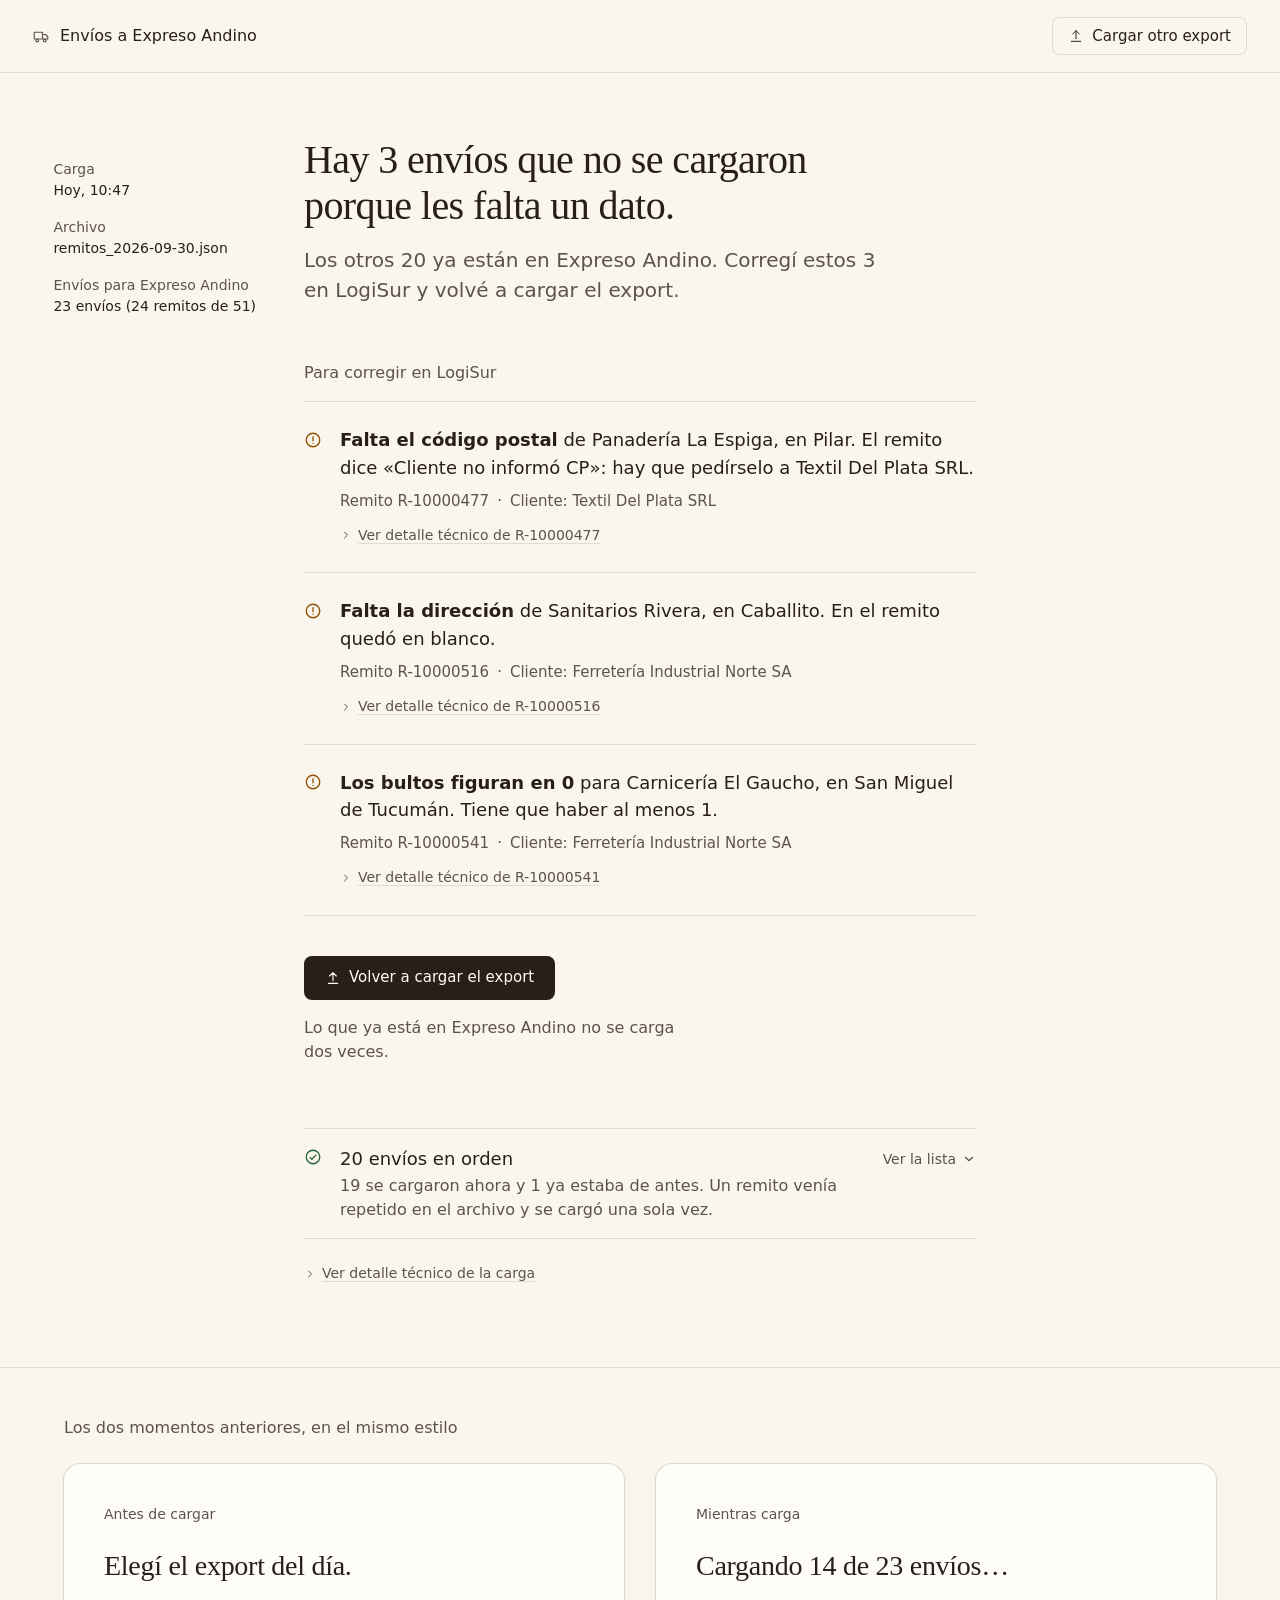
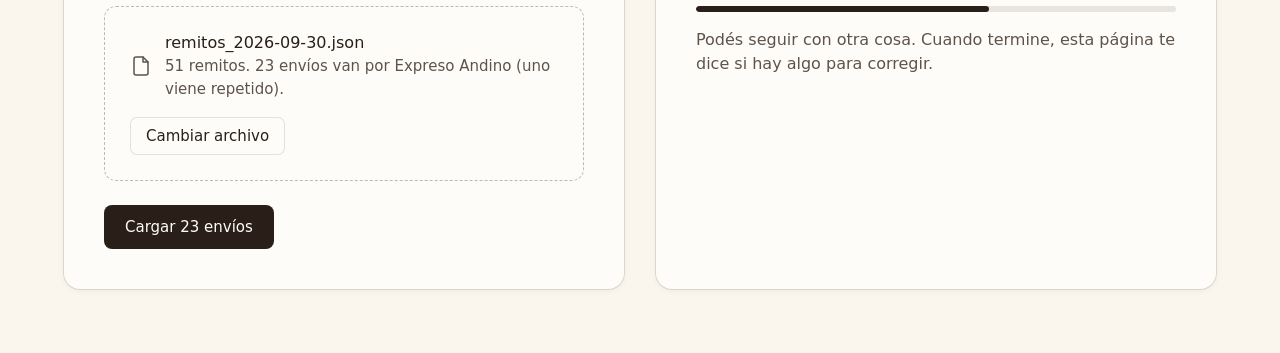
<file: design/resultado-corrida/01-la-nota.html>
<!doctype html>
<html lang="es-AR">
<head>
<meta charset="utf-8">
<meta name="viewport" content="width=device-width, initial-scale=1">
<title>3 envíos para corregir · Carga de hoy · Expreso Andino</title>
<style>
  :root {
    --paper: oklch(0.975 0.012 85);
    --surface: oklch(0.992 0.006 85);
    --ink: oklch(0.25 0.02 60);
    --ink-2: oklch(0.45 0.02 60);
    --hair: oklch(0.25 0.02 60 / 0.12);
    --attention: oklch(0.5 0.12 60);
    --attention-bg: oklch(0.95 0.045 80);
    --ok: oklch(0.46 0.1 150);
    --focus: oklch(0.45 0.13 250);

    --serif: "Iowan Old Style", Charter, "Noto Serif", Georgia, serif;
    --sans: system-ui, -apple-system, "Segoe UI", "Noto Sans", Roboto, sans-serif;
    --mono: ui-monospace, "SF Mono", "Cascadia Mono", "Noto Sans Mono", monospace;

    --ease: cubic-bezier(0.2, 0, 0, 1);
    color-scheme: light;
  }
  * { box-sizing: border-box; }
  html { -webkit-font-smoothing: antialiased; -moz-osx-font-smoothing: grayscale; }
  body {
    margin: 0;
    background: var(--paper);
    color: var(--ink);
    font: 400 1rem/1.5 var(--sans);
  }
  ::selection { background: var(--attention-bg); }
  :focus-visible { outline: 2px solid var(--focus); outline-offset: 2px; border-radius: 4px; }
  h1, h2, h3 { margin: 0; font-weight: 500; text-wrap: balance; }
  p { margin: 0; text-wrap: pretty; }
  .num { font-variant-numeric: tabular-nums; }

  .skip { position: absolute; inset-inline-start: 1rem; inset-block-start: -3rem; background: var(--ink); color: var(--surface); padding: 0.5rem 0.75rem; border-radius: 6px; }
  .skip:focus { inset-block-start: 1rem; }

  /* Top bar */
  .bar {
    display: flex; align-items: center; justify-content: space-between; gap: 1rem;
    padding: 1rem 2rem;
    border-block-end: 1px solid var(--hair);
  }
  .brand { display: flex; align-items: center; gap: 0.625rem; font-weight: 500; }
  .brand svg { color: var(--ink-2); }

  /* Buttons */
  .btn {
    display: inline-flex; align-items: center; gap: 0.5rem;
    min-height: 2.5rem; padding: 0 1rem;
    border-radius: 8px; border: 1px solid transparent;
    font: 500 0.9375rem/1 var(--sans); cursor: pointer; text-decoration: none;
  }
  .btn-quiet { background: transparent; color: var(--ink); box-shadow: inset 0 0 0 1px var(--hair); }
  .btn-primary { background: var(--ink); color: var(--surface); min-height: 2.75rem; padding: 0 1.25rem; }
  @media (hover: hover) {
    .btn-quiet:hover { background: oklch(0.25 0.02 60 / 0.05); }
    .btn-primary:hover { background: oklch(0.32 0.02 60); }
  }
  @media (prefers-reduced-motion: no-preference) {
    .btn { transition: background-color 150ms var(--ease), transform 150ms var(--ease); }
    .btn:active { transform: scale(0.97); }
  }

  /* Letter layout: margin note + one column */
  .page {
    display: grid;
    grid-template-columns: minmax(0, 1fr) minmax(0, 42rem) minmax(0, 1fr);
    column-gap: 3rem;
    padding: 4rem 2rem 5rem;
  }
  .margin { grid-column: 1; justify-self: end; max-width: 14rem; padding-block-start: 0.5rem; color: var(--ink-2); font-size: 0.875rem; line-height: 1.5; }
  .margin dt { color: var(--ink-2); }
  .margin dd { margin: 0 0 1rem; color: var(--ink); overflow-wrap: anywhere; }
  .letter { grid-column: 2; min-width: 0; }

  .answer {
    font-family: var(--serif);
    font-size: 2.5rem; line-height: 1.15; letter-spacing: -0.015em;
    font-weight: 400;
  }
  .answer-sub { margin-block-start: 1rem; font-size: 1.25rem; line-height: 1.5; color: var(--ink-2); max-width: 36rem; }

  /* Fixes, written as prose */
  .fixes { margin-block-start: 3.5rem; }
  .fixes h2 { font-size: 1rem; color: var(--ink-2); font-weight: 500; }
  .fix-list { list-style: none; margin: 1rem 0 0; padding: 0; }
  .fix { display: grid; grid-template-columns: 1.25rem minmax(0, 1fr); column-gap: 1rem; padding-block: 1.5rem; border-block-start: 1px solid var(--hair); }
  .fix:last-child { border-block-end: 1px solid var(--hair); }
  .fix > svg { color: var(--attention); margin-block-start: 0.3rem; }
  .fix-text { font-size: 1.125rem; line-height: 1.55; }
  .fix-text strong { font-weight: 600; }
  .fix-meta { margin-block-start: 0.5rem; color: var(--ink-2); font-size: 0.9375rem; }
  .fix-meta span + span::before { content: "·"; margin-inline: 0.5rem; color: var(--ink-2); }

  details.tech { margin-block-start: 0.75rem; }
  details.tech summary {
    display: inline-flex; align-items: center; gap: 0.375rem;
    cursor: pointer; color: var(--ink-2); font-size: 0.875rem;
    text-decoration: underline; text-decoration-color: var(--hair); text-underline-offset: 3px;
    list-style: none;
  }
  details.tech summary::-webkit-details-marker { display: none; }
  details.tech summary svg { transition: none; }
  details[open].tech summary svg { transform: rotate(90deg); }
  @media (prefers-reduced-motion: no-preference) {
    details.tech summary svg { transition: transform 200ms var(--ease); }
  }
  .tech-body {
    margin-block-start: 0.5rem; padding: 0.75rem 1rem;
    background: var(--surface); border-radius: 8px; box-shadow: 0 0 0 1px var(--hair);
    font: 400 0.8125rem/1.6 var(--mono); color: var(--ink); overflow-wrap: anywhere;
  }

  .next { margin-block-start: 2.5rem; display: flex; flex-wrap: wrap; align-items: center; gap: 1rem 1.5rem; }
  .next p { color: var(--ink-2); max-width: 26rem; }

  /* Successes, collapsed */
  .done { margin-block-start: 4rem; }
  .done > summary {
    display: grid; grid-template-columns: 1.25rem minmax(0, 1fr) auto; column-gap: 1rem; align-items: start;
    cursor: pointer; list-style: none; padding-block: 1rem;
    border-block: 1px solid var(--hair);
  }
  .done > summary::-webkit-details-marker { display: none; }
  .done > summary > svg:first-child { color: var(--ok); margin-block-start: 0.2rem; }
  .done-title { font-size: 1.125rem; font-weight: 500; }
  .done-sub { color: var(--ink-2); margin-block-start: 0.125rem; }
  .done-toggle { display: inline-flex; align-items: center; gap: 0.375rem; color: var(--ink-2); font-size: 0.875rem; padding-block-start: 0.25rem; }
  .done[open] .done-toggle svg { transform: rotate(180deg); }
  .done-toggle .when-open { display: none; }
  .done[open] .done-toggle .when-open { display: inline; }
  .done[open] .done-toggle .when-closed { display: none; }

  table { width: 100%; border-collapse: collapse; margin-block-start: 0.5rem; font-size: 0.9375rem; }
  th { text-align: start; font-weight: 500; color: var(--ink-2); padding: 0.75rem 0.75rem 0.5rem 0; }
  td { padding: 0.625rem 0.75rem 0.625rem 0; border-block-start: 1px solid var(--hair); vertical-align: top; overflow-wrap: anywhere; }
  td.code { font-family: var(--mono); font-size: 0.8125rem; }

  .footnote { margin-block-start: 1.5rem; color: var(--ink-2); font-size: 0.875rem; }

  /* The other two moments, as hints */
  .moments { border-block-start: 1px solid var(--hair); padding: 3rem 2rem 4rem; }
  .moments > h2 { max-width: 72rem; margin: 0 auto; font-size: 1rem; color: var(--ink-2); }
  .moments-grid { max-width: 72rem; margin: 1.5rem auto 0; display: grid; grid-template-columns: repeat(auto-fit, minmax(min(100%, 26rem), 1fr)); gap: 2rem; }
  .frame { background: var(--surface); border-radius: 16px; box-shadow: 0 0 0 1px var(--hair), 0 2px 6px oklch(0.25 0.02 60 / 0.05); padding: 2.5rem; min-width: 0; }
  .frame-label { font-size: 0.875rem; color: var(--ink-2); margin-block-end: 1.5rem; }
  .frame h3 { font-family: var(--serif); font-weight: 400; font-size: 1.75rem; line-height: 1.2; letter-spacing: -0.01em; }
  .drop {
    margin-block-start: 1.5rem; padding: 1.5rem; border-radius: 12px;
    border: 1px dashed oklch(0.25 0.02 60 / 0.3);
    display: flex; flex-wrap: wrap; align-items: center; justify-content: space-between; gap: 1rem;
  }
  .file { display: flex; align-items: center; gap: 0.75rem; min-width: 0; }
  .file svg { color: var(--ink-2); flex: none; }
  .file-name { font-weight: 500; overflow-wrap: anywhere; }
  .file-sub { color: var(--ink-2); font-size: 0.9375rem; }
  .frame .actions { margin-block-start: 1.5rem; display: flex; gap: 0.75rem; flex-wrap: wrap; }
  .progress { margin-block-start: 1.5rem; height: 6px; border-radius: 3px; background: oklch(0.25 0.02 60 / 0.1); overflow: hidden; }
  .progress > span { display: block; height: 100%; width: 61%; background: var(--ink); border-radius: inherit; }
  .frame .muted { color: var(--ink-2); margin-block-start: 1rem; }
</style>
</head>
<body>
<a class="skip" href="#main">Ir al resultado</a>

<header class="bar">
  <div class="brand">
    <svg width="18" height="18" viewBox="0 0 24 24" fill="none" stroke="currentColor" stroke-width="1.5" stroke-linecap="round" stroke-linejoin="round" aria-hidden="true"><path d="M3 7h11v9H3zM14 10h4l3 3v3h-7"/><circle cx="7" cy="18" r="1.75"/><circle cx="17" cy="18" r="1.75"/></svg>
    Envíos a Expreso Andino
  </div>
  <a class="btn btn-quiet" href="#elegir">
    <svg width="16" height="16" viewBox="0 0 24 24" fill="none" stroke="currentColor" stroke-width="1.5" stroke-linecap="round" stroke-linejoin="round" aria-hidden="true"><path d="M12 16V4M7 9l5-5 5 5M5 20h14"/></svg>
    Cargar otro export
  </a>
</header>

<main id="main" class="page">
  <aside class="margin" aria-label="Datos de la carga">
    <dl>
      <dt>Carga</dt>
      <dd>Hoy, 10:47</dd>
      <dt>Archivo</dt>
      <dd>remitos_2026-09-30.json</dd>
      <dt>Envíos para Expreso Andino</dt>
      <dd class="num">23 envíos (24 remitos de 51)</dd>
    </dl>
  </aside>

  <div class="letter">
    <h1 class="answer" tabindex="-1">Hay 3 envíos que no se cargaron porque les falta un dato.</h1>
    <p class="answer-sub">Los otros 20 ya están en Expreso Andino. Corregí estos 3 en LogiSur y volvé a cargar el export.</p>

    <section class="fixes" aria-labelledby="fixes-title">
      <h2 id="fixes-title">Para corregir en LogiSur</h2>
      <ul class="fix-list">
        <li class="fix">
          <svg width="18" height="18" viewBox="0 0 24 24" fill="none" stroke="currentColor" stroke-width="1.75" stroke-linecap="round" aria-hidden="true"><circle cx="12" cy="12" r="9"/><path d="M12 7.5v5.5M12 16.5v.01"/></svg>
          <div>
            <p class="fix-text"><strong>Falta el código postal</strong> de Panadería La Espiga, en Pilar. El remito dice «Cliente no informó CP»: hay que pedírselo a Textil Del Plata SRL.</p>
            <p class="fix-meta"><span>Remito R-10000477</span><span>Cliente: Textil Del Plata SRL</span></p>
            <details class="tech">
              <summary><svg width="12" height="12" viewBox="0 0 24 24" fill="none" stroke="currentColor" stroke-width="2" stroke-linecap="round" stroke-linejoin="round" aria-hidden="true"><path d="M9 6l6 6-6 6"/></svg>Ver detalle técnico de R-10000477</summary>
              <div class="tech-body">HTTP 422 · destinatario.codigo_postal: required non-empty string<br>observaciones: Cliente no informó CP</div>
            </details>
          </div>
        </li>
        <li class="fix">
          <svg width="18" height="18" viewBox="0 0 24 24" fill="none" stroke="currentColor" stroke-width="1.75" stroke-linecap="round" aria-hidden="true"><circle cx="12" cy="12" r="9"/><path d="M12 7.5v5.5M12 16.5v.01"/></svg>
          <div>
            <p class="fix-text"><strong>Falta la dirección</strong> de Sanitarios Rivera, en Caballito. En el remito quedó en blanco.</p>
            <p class="fix-meta"><span>Remito R-10000516</span><span>Cliente: Ferretería Industrial Norte SA</span></p>
            <details class="tech">
              <summary><svg width="12" height="12" viewBox="0 0 24 24" fill="none" stroke="currentColor" stroke-width="2" stroke-linecap="round" stroke-linejoin="round" aria-hidden="true"><path d="M9 6l6 6-6 6"/></svg>Ver detalle técnico de R-10000516</summary>
              <div class="tech-body">HTTP 422 · destinatario.direccion: required non-empty string</div>
            </details>
          </div>
        </li>
        <li class="fix">
          <svg width="18" height="18" viewBox="0 0 24 24" fill="none" stroke="currentColor" stroke-width="1.75" stroke-linecap="round" aria-hidden="true"><circle cx="12" cy="12" r="9"/><path d="M12 7.5v5.5M12 16.5v.01"/></svg>
          <div>
            <p class="fix-text"><strong>Los bultos figuran en 0</strong> para Carnicería El Gaucho, en San Miguel de Tucumán. Tiene que haber al menos 1.</p>
            <p class="fix-meta"><span>Remito R-10000541</span><span>Cliente: Ferretería Industrial Norte SA</span></p>
            <details class="tech">
              <summary><svg width="12" height="12" viewBox="0 0 24 24" fill="none" stroke="currentColor" stroke-width="2" stroke-linecap="round" stroke-linejoin="round" aria-hidden="true"><path d="M9 6l6 6-6 6"/></svg>Ver detalle técnico de R-10000541</summary>
              <div class="tech-body">HTTP 422 · bultos: integer &gt;= 1</div>
            </details>
          </div>
        </li>
      </ul>

      <div class="next">
        <a class="btn btn-primary" href="#elegir">
          <svg width="16" height="16" viewBox="0 0 24 24" fill="none" stroke="currentColor" stroke-width="1.75" stroke-linecap="round" stroke-linejoin="round" aria-hidden="true"><path d="M12 16V4M7 9l5-5 5 5M5 20h14"/></svg>
          Volver a cargar el export
        </a>
        <p>Lo que ya está en Expreso Andino no se carga dos veces.</p>
      </div>
    </section>

    <details class="done">
      <summary>
        <svg width="18" height="18" viewBox="0 0 24 24" fill="none" stroke="currentColor" stroke-width="1.75" stroke-linecap="round" stroke-linejoin="round" aria-hidden="true"><circle cx="12" cy="12" r="9"/><path d="M8 12.5l2.5 2.5L16 9.5"/></svg>
        <span>
          <span class="done-title num">20 envíos en orden</span>
          <span class="done-sub num" style="display:block">19 se cargaron ahora y 1 ya estaba de antes. Un remito venía repetido en el archivo y se cargó una sola vez.</span>
        </span>
        <span class="done-toggle"><span class="when-closed">Ver la lista</span><span class="when-open">Ocultar la lista</span>
          <svg width="14" height="14" viewBox="0 0 24 24" fill="none" stroke="currentColor" stroke-width="2" stroke-linecap="round" stroke-linejoin="round" aria-hidden="true"><path d="M6 9l6 6 6-6"/></svg>
        </span>
      </summary>
      <table>
        <caption class="footnote" style="caption-side: bottom; text-align: start">El código de seguimiento es el que usa Expreso Andino para ubicar el envío.</caption>
        <thead><tr><th scope="col">Remito</th><th scope="col">Para</th><th scope="col">Estado</th><th scope="col">Seguimiento</th></tr></thead>
        <tbody>
          <tr><td>R-10000466</td><td>Corralón San Martín</td><td>Cargado</td><td class="code">ANDC4BD591C</td></tr>
          <tr><td>R-10000469</td><td>Casa de Repuestos Tito</td><td>Cargado</td><td class="code">ANDBC0F442A</td></tr>
          <tr><td>R-10000479</td><td>Pinturerías del Oeste</td><td>Cargado</td><td class="code">ANDED024A60</td></tr>
          <tr><td>R-10000486</td><td>Distribuidora Lucía</td><td>Cargado</td><td class="code">AND3E68D82C</td></tr>
          <tr><td>R-10000507</td><td>Maderera El Pino</td><td>Cargado. Venía repetido en el archivo y se cargó una sola vez</td><td class="code">ANDE08AB5D0</td></tr>
          <tr><td>R-10000513</td><td>Kiosco El Sol</td><td>Cargado</td><td class="code">AND66DEDF3D</td></tr>
          <tr><td>R-10000519</td><td>Mercado Los Álamos</td><td>Cargado</td><td class="code">ANDB617F8CA</td></tr>
          <tr><td>R-10000527</td><td>Librería Central</td><td>Ya estaba cargado de antes</td><td class="code">AND5A8C356E</td></tr>
          <tr><td>R-10000536</td><td>Corralón San Martín</td><td>Cargado</td><td class="code">AND609207E9</td></tr>
          <tr><td colspan="4" style="color: var(--ink-2)">Y 11 más, todos cargados. <a href="#" style="color: inherit">Ver los 20</a></td></tr>
        </tbody>
      </table>
    </details>

    <details class="tech" style="margin-block-start: 1.5rem">
      <summary><svg width="12" height="12" viewBox="0 0 24 24" fill="none" stroke="currentColor" stroke-width="2" stroke-linecap="round" stroke-linejoin="round" aria-hidden="true"><path d="M9 6l6 6-6 6"/></svg>Ver detalle técnico de la carga</summary>
      <div class="tech-body">
        Resumen: reports/corrida_2026-11-03T104727_649636.md<br>
        Código de salida: 1 (hay remitos rechazados)<br>
        Cargado 19 · Ya existía 1 · Duplicado en el export 1 · Rechazado 3 · Falló 0<br>
        R-10000612 (Pinturerías del Oeste): confirmado en el intento 2 tras un error de la API<br>
        27 remitos de otros transportistas no se procesaron<br>R-10000507 aparece 2 veces en el export: se procesó solo la primera aparición
      </div>
    </details>
  </div>
</main>

<section class="moments" id="elegir" aria-labelledby="moments-title">
  <h2 id="moments-title">Los dos momentos anteriores, en el mismo estilo</h2>
  <div class="moments-grid">
    <article class="frame" aria-label="Elegir el export">
      <p class="frame-label">Antes de cargar</p>
      <h3>Elegí el export del día.</h3>
      <div class="drop">
        <div class="file">
          <svg width="24" height="24" viewBox="0 0 24 24" fill="none" stroke="currentColor" stroke-width="1.5" stroke-linecap="round" stroke-linejoin="round" aria-hidden="true"><path d="M14 3H7a2 2 0 0 0-2 2v14a2 2 0 0 0 2 2h10a2 2 0 0 0 2-2V8z"/><path d="M14 3v5h5"/></svg>
          <div>
            <div class="file-name">remitos_2026-09-30.json</div>
            <div class="file-sub num">51 remitos. 23 envíos van por Expreso Andino (uno viene repetido).</div>
          </div>
        </div>
        <button class="btn btn-quiet" type="button">Cambiar archivo</button>
      </div>
      <div class="actions">
        <button class="btn btn-primary" type="button">Cargar 23 envíos</button>
      </div>
    </article>

    <article class="frame" aria-label="Carga en curso">
      <p class="frame-label">Mientras carga</p>
      <h3 class="num" role="status">Cargando 14 de 23 envíos…</h3>
      <div class="progress" role="progressbar" aria-label="Avance de la carga" aria-valuemin="0" aria-valuemax="23" aria-valuenow="14"><span></span></div>
      <p class="muted">Podés seguir con otra cosa. Cuando termine, esta página te dice si hay algo para corregir.</p>
    </article>
  </div>
</section>
</body>
</html>
</file>
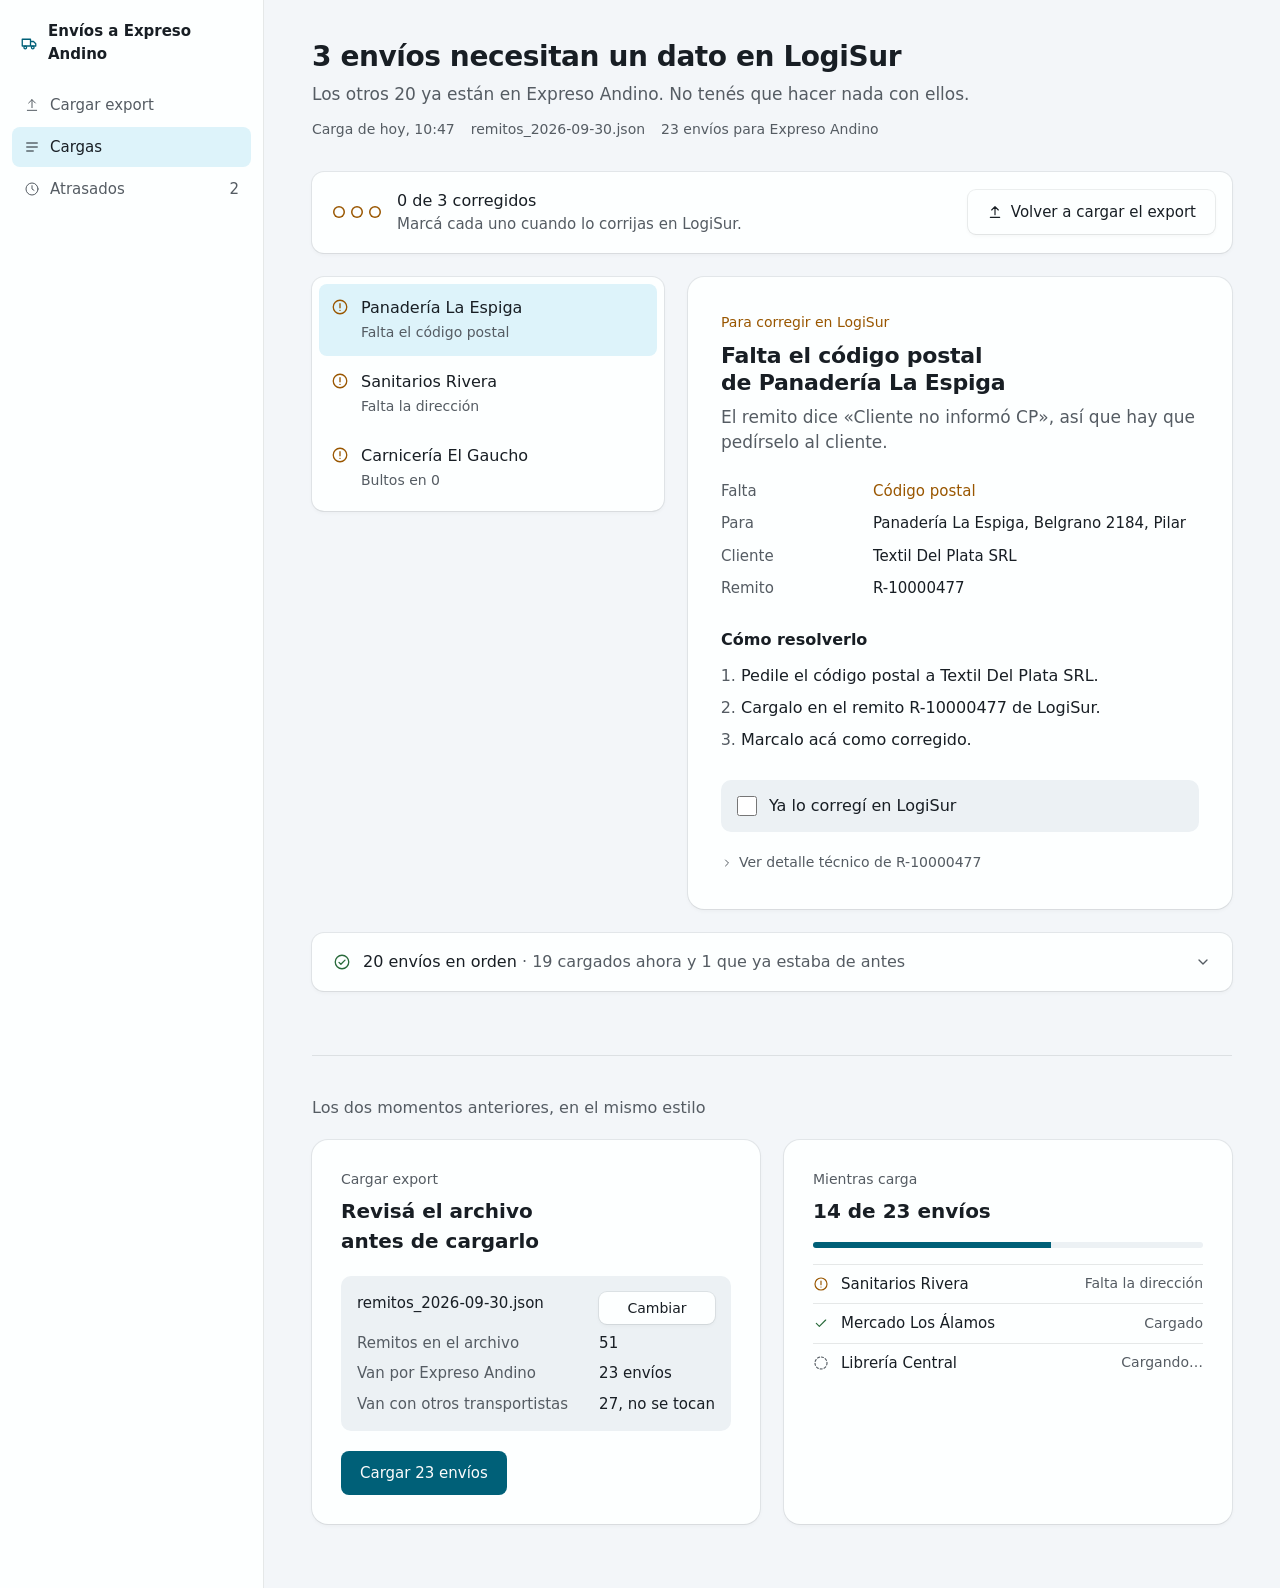
<file: design/resultado-corrida/02-la-bandeja.html>
<!doctype html>
<html lang="es-AR">
<head>
<meta charset="utf-8">
<meta name="viewport" content="width=device-width, initial-scale=1">
<title>3 envíos para corregir · Carga de hoy · Expreso Andino</title>
<style>
  :root {
    --bg: oklch(0.972 0.005 240);
    --surface: oklch(0.998 0.002 240);
    --sunken: oklch(0.955 0.007 240);
    --text: oklch(0.23 0.015 250);
    --text-2: oklch(0.47 0.015 250);
    --hair: oklch(0.23 0.015 250 / 0.1);
    --accent: oklch(0.45 0.09 220);
    --accent-hover: oklch(0.4 0.09 220);
    --accent-soft: oklch(0.95 0.025 220);
    --attention: oklch(0.52 0.12 62);
    --attention-soft: oklch(0.96 0.035 80);
    --ok: oklch(0.47 0.1 150);
    --focus: oklch(0.45 0.09 220);

    --sans: system-ui, -apple-system, "Segoe UI", "Noto Sans", Roboto, sans-serif;
    --mono: ui-monospace, "SF Mono", "Cascadia Mono", "Noto Sans Mono", monospace;
    --ease: cubic-bezier(0.2, 0, 0, 1);
    --ring: 0 0 0 1px oklch(0.23 0.015 250 / 0.07), 0 1px 2px -1px oklch(0.23 0.015 250 / 0.07), 0 2px 4px 0 oklch(0.23 0.015 250 / 0.04);
    color-scheme: light;
  }
  * { box-sizing: border-box; }
  html { -webkit-font-smoothing: antialiased; -moz-osx-font-smoothing: grayscale; }
  body { margin: 0; background: var(--bg); color: var(--text); font: 400 1rem/1.5 var(--sans); }
  :focus-visible { outline: 2px solid var(--focus); outline-offset: 2px; border-radius: 6px; }
  h1, h2, h3 { margin: 0; font-weight: 600; text-wrap: balance; }
  p { margin: 0; text-wrap: pretty; }
  .num { font-variant-numeric: tabular-nums; }
  .skip { position: absolute; inset-inline-start: 1rem; inset-block-start: -3rem; background: var(--text); color: var(--surface); padding: 0.5rem 0.75rem; border-radius: 6px; z-index: 2; }
  .skip:focus { inset-block-start: 1rem; }

  .shell { display: grid; grid-template-columns: 16.5rem minmax(0, 1fr); min-height: 100dvh; }

  /* Navigation */
  .nav { background: var(--surface); border-inline-end: 1px solid var(--hair); padding: 1.25rem 0.75rem; }
  .brand { display: flex; align-items: center; gap: 0.625rem; padding: 0 0.5rem 1.25rem; font-weight: 600; font-size: 0.9375rem; }
  .brand svg { color: var(--accent); flex: none; }
  .nav ul { list-style: none; margin: 0; padding: 0; display: grid; gap: 0.125rem; }
  .nav a {
    display: flex; align-items: center; gap: 0.625rem; min-height: 2.5rem; padding: 0 0.75rem;
    border-radius: 8px; color: var(--text-2); text-decoration: none; font-size: 0.9375rem;
  }
  .nav a[aria-current="page"] { background: var(--accent-soft); color: var(--text); font-weight: 500; }
  .nav a .count { margin-inline-start: auto; color: var(--text-2); }
  @media (hover: hover) { .nav a:not([aria-current]):hover { background: var(--sunken); color: var(--text); } }

  /* Main */
  .main { padding: 2.5rem 3rem 4rem; min-width: 0; }
  .head { display: flex; flex-wrap: wrap; align-items: flex-end; justify-content: space-between; gap: 1.5rem; max-width: 72rem; }
  .head h1 { font-size: 1.75rem; line-height: 1.2; letter-spacing: -0.015em; }
  .head .sub { margin-block-start: 0.5rem; color: var(--text-2); font-size: 1.0625rem; }
  .meta { margin-block-start: 0.75rem; color: var(--text-2); font-size: 0.875rem; display: flex; flex-wrap: wrap; gap: 0.25rem 1rem; }
  .meta span { display: inline-flex; align-items: center; gap: 0.375rem; }

  .btn {
    display: inline-flex; align-items: center; justify-content: center; gap: 0.5rem;
    min-height: 2.75rem; padding: 0 1.125rem; border-radius: 8px; border: 1px solid transparent;
    font: 500 0.9375rem/1 var(--sans); cursor: pointer; text-decoration: none; white-space: nowrap;
  }
  .btn-secondary { background: var(--surface); color: var(--text); box-shadow: var(--ring); }
  .btn-primary { background: var(--accent); color: oklch(0.99 0 0); }
  @media (hover: hover) {
    .btn-secondary:hover { background: var(--sunken); }
    .btn-primary:hover { background: var(--accent-hover); }
  }
  @media (prefers-reduced-motion: no-preference) {
    .btn { transition: background-color 150ms var(--ease), color 150ms var(--ease), box-shadow 150ms var(--ease), transform 150ms var(--ease); }
    .btn:active { transform: scale(0.97); }
  }

  /* Checklist progress */
  .tracker {
    margin-block-start: 2rem; max-width: 72rem;
    display: flex; flex-wrap: wrap; align-items: center; justify-content: space-between; gap: 1rem;
    padding: 1rem 1rem 1rem 1.25rem; background: var(--surface); border-radius: 12px; box-shadow: var(--ring);
    border: 1px solid transparent;
  }
  .tracker-left { display: flex; align-items: center; gap: 1rem; min-width: 0; }
  .dots { display: flex; gap: 0.375rem; }
  .dots span { width: 0.75rem; height: 0.75rem; border-radius: 50%; box-shadow: inset 0 0 0 1.5px var(--attention); }
  .dots span.on { background: var(--ok); box-shadow: none; }
  .tracker-text { font-weight: 500; }
  .tracker-hint { color: var(--text-2); font-size: 0.9375rem; }

  /* List + detail */
  .work { margin-block-start: 1.5rem; max-width: 72rem; display: grid; grid-template-columns: minmax(16rem, 22rem) minmax(0, 1fr); gap: 1.5rem; align-items: start; }
  .queue { list-style: none; margin: 0; padding: 0.375rem; background: var(--surface); border-radius: 12px; box-shadow: var(--ring); border: 1px solid transparent; display: grid; gap: 0.125rem; }
  .queue button {
    width: 100%; display: grid; grid-template-columns: 1.125rem minmax(0, 1fr); column-gap: 0.75rem; align-items: start;
    text-align: start; padding: 0.75rem; border: 0; border-radius: 8px; background: transparent; color: var(--text);
    font: inherit; cursor: pointer;
  }
  .queue button[aria-pressed="true"] { background: var(--accent-soft); }
  @media (hover: hover) { .queue button[aria-pressed="false"]:hover { background: var(--sunken); } }
  .queue .ico { color: var(--attention); margin-block-start: 0.125rem; }
  .queue .done .ico { color: var(--ok); }
  .q-title { font-weight: 500; overflow-wrap: anywhere; }
  .q-sub { color: var(--text-2); font-size: 0.875rem; }
  .queue .done .q-title { color: var(--text-2); text-decoration: line-through; text-decoration-color: oklch(0.47 0.015 250 / 0.6); }

  .detail { background: var(--surface); border-radius: 16px; box-shadow: var(--ring); border: 1px solid transparent; padding: 2rem; min-width: 0; }
  .d-state { display: inline-flex; align-items: center; gap: 0.375rem; font-size: 0.875rem; color: var(--attention); font-weight: 500; }
  .d-state.ok { color: var(--ok); }
  .detail h2 { margin-block-start: 0.5rem; font-size: 1.375rem; line-height: 1.25; letter-spacing: -0.01em; }
  .detail .lede { margin-block-start: 0.5rem; color: var(--text-2); font-size: 1.0625rem; max-width: 40rem; }
  .facts { margin: 1.5rem 0 0; display: grid; grid-template-columns: 8rem minmax(0, 1fr); gap: 0.625rem 1.5rem; font-size: 0.9375rem; }
  .facts dt { color: var(--text-2); }
  .facts dd { margin: 0; overflow-wrap: anywhere; }
  .facts .missing { color: var(--attention); font-weight: 500; }
  .steps-title { margin-block-start: 1.75rem; font-size: 1rem; }
  .steps { margin: 0.75rem 0 0; padding-inline-start: 1.25rem; display: grid; gap: 0.5rem; max-width: 40rem; }
  .steps li::marker { color: var(--text-2); font-variant-numeric: tabular-nums; }

  .mark {
    margin-block-start: 1.75rem; display: flex; align-items: center; gap: 0.75rem;
    padding: 0.875rem 1rem; border-radius: 10px; background: var(--sunken); cursor: pointer; font-weight: 500;
  }
  .mark input { width: 1.25rem; height: 1.25rem; margin: 0; accent-color: var(--ok); flex: none; }

  details.tech { margin-block-start: 1.25rem; }
  details.tech summary { cursor: pointer; color: var(--text-2); font-size: 0.875rem; display: inline-flex; align-items: center; gap: 0.375rem; list-style: none; }
  details.tech summary::-webkit-details-marker { display: none; }
  details[open].tech summary svg { transform: rotate(90deg); }
  @media (prefers-reduced-motion: no-preference) { details.tech summary svg { transition: transform 200ms var(--ease); } }
  .tech-body { margin-block-start: 0.5rem; padding: 0.75rem 1rem; border-radius: 8px; background: var(--sunken); font: 400 0.8125rem/1.6 var(--mono); overflow-wrap: anywhere; }

  /* Successes */
  .done-box { margin-block-start: 1.5rem; max-width: 72rem; background: var(--surface); border-radius: 12px; box-shadow: var(--ring); border: 1px solid transparent; }
  .done-box > summary { display: flex; align-items: center; gap: 0.75rem; padding: 1rem 1.25rem; cursor: pointer; list-style: none; }
  .done-box > summary::-webkit-details-marker { display: none; }
  .done-box > summary > svg:first-child { color: var(--ok); flex: none; }
  .done-title { font-weight: 500; }
  .done-sub { color: var(--text-2); }
  .done-box > summary .chev { margin-inline-start: auto; color: var(--text-2); flex: none; }
  .done-box[open] > summary .chev { transform: rotate(180deg); }
  .groups { padding: 0 1.25rem 1.25rem; display: grid; grid-template-columns: repeat(auto-fit, minmax(min(100%, 18rem), 1fr)); gap: 1.5rem; }
  .groups h3 { font-size: 0.9375rem; font-weight: 500; color: var(--text-2); margin-block-end: 0.5rem; }
  .groups ul { list-style: none; margin: 0; padding: 0; font-size: 0.9375rem; }
  .groups li { display: flex; justify-content: space-between; gap: 1rem; padding: 0.375rem 0; border-block-start: 1px solid var(--hair); }
  .groups li span:last-child { font-family: var(--mono); font-size: 0.8125rem; color: var(--text-2); }

  /* Moments */
  .moments { margin-block-start: 4rem; max-width: 72rem; border-block-start: 1px solid var(--hair); padding-block-start: 2.5rem; }
  .moments > h2 { font-size: 1rem; font-weight: 500; color: var(--text-2); }
  .moments-grid { margin-block-start: 1.25rem; display: grid; grid-template-columns: repeat(auto-fit, minmax(min(100%, 24rem), 1fr)); gap: 1.5rem; }
  .frame { background: var(--surface); border-radius: 16px; box-shadow: var(--ring); border: 1px solid transparent; padding: 1.75rem; min-width: 0; }
  .frame-label { color: var(--text-2); font-size: 0.875rem; }
  .frame h3 { margin-block-start: 0.375rem; font-size: 1.25rem; }
  .preview { margin-block-start: 1.25rem; display: grid; grid-template-columns: minmax(0, 1fr) auto; gap: 0.5rem 1rem; font-size: 0.9375rem; padding: 1rem; border-radius: 10px; background: var(--sunken); }
  .preview .k { color: var(--text-2); }
  .frame .row { margin-block-start: 1.25rem; display: flex; flex-wrap: wrap; gap: 0.75rem; }
  .live { list-style: none; margin: 1rem 0 0; padding: 0; font-size: 0.9375rem; }
  .live li { display: grid; grid-template-columns: 1rem minmax(0, 1fr) auto; gap: 0.75rem; align-items: center; padding: 0.5rem 0; border-block-start: 1px solid var(--hair); }
  .live .ok { color: var(--ok); }
  .live .att { color: var(--attention); }
  .live .wait { color: var(--text-2); }
  .live .r { color: var(--text-2); font-size: 0.875rem; }
  .bar { margin-block-start: 1rem; height: 6px; border-radius: 3px; background: var(--sunken); overflow: hidden; }
  .bar span { display: block; height: 100%; width: 61%; background: var(--accent); }

  @media (max-width: 60rem) {
    .shell { grid-template-columns: minmax(0, 1fr); }
    .nav { border-inline-end: 0; border-block-end: 1px solid var(--hair); }
    .nav ul { grid-auto-flow: column; justify-content: start; }
    .work { grid-template-columns: minmax(0, 1fr); }
    .main { padding: 1.5rem 1.25rem 3rem; }
  }
</style>
</head>
<body>
<a class="skip" href="#main">Ir al resultado</a>
<div class="shell">
  <nav class="nav" aria-label="Principal">
    <div class="brand">
      <svg width="18" height="18" viewBox="0 0 24 24" fill="none" stroke="currentColor" stroke-width="1.75" stroke-linecap="round" stroke-linejoin="round" aria-hidden="true"><path d="M3 7h11v9H3zM14 10h4l3 3v3h-7"/><circle cx="7" cy="18" r="1.75"/><circle cx="17" cy="18" r="1.75"/></svg>
      Envíos a Expreso Andino
    </div>
    <ul>
      <li><a href="#cargar"><svg width="16" height="16" viewBox="0 0 24 24" fill="none" stroke="currentColor" stroke-width="1.5" stroke-linecap="round" stroke-linejoin="round" aria-hidden="true"><path d="M12 16V4M7 9l5-5 5 5M5 20h14"/></svg>Cargar export</a></li>
      <li><a href="#main" aria-current="page"><svg width="16" height="16" viewBox="0 0 24 24" fill="none" stroke="currentColor" stroke-width="1.5" stroke-linecap="round" stroke-linejoin="round" aria-hidden="true"><path d="M4 6h16M4 12h16M4 18h10"/></svg>Cargas</a></li>
      <li><a href="#atrasados"><svg width="16" height="16" viewBox="0 0 24 24" fill="none" stroke="currentColor" stroke-width="1.5" stroke-linecap="round" stroke-linejoin="round" aria-hidden="true"><circle cx="12" cy="12" r="9"/><path d="M12 7v5l3 2"/></svg>Atrasados<span class="count num">2</span></a></li>
    </ul>
  </nav>

  <main id="main" class="main">
    <div class="head">
      <div>
        <h1 tabindex="-1">3 envíos necesitan un dato en LogiSur</h1>
        <p class="sub">Los otros 20 ya están en Expreso Andino. No tenés que hacer nada con ellos.</p>
        <p class="meta num"><span>Carga de hoy, 10:47</span><span>remitos_2026-09-30.json</span><span>23 envíos para Expreso Andino</span></p>
      </div>
    </div>

    <div class="tracker">
      <div class="tracker-left">
        <div class="dots" aria-hidden="true"><span></span><span></span><span></span></div>
        <div>
          <p class="tracker-text num" id="tracker-text" role="status">0 de 3 corregidos</p>
          <p class="tracker-hint" id="tracker-hint">Marcá cada uno cuando lo corrijas en LogiSur.</p>
        </div>
      </div>
      <a class="btn btn-secondary" id="reload" href="#cargar">
        <svg width="16" height="16" viewBox="0 0 24 24" fill="none" stroke="currentColor" stroke-width="1.75" stroke-linecap="round" stroke-linejoin="round" aria-hidden="true"><path d="M12 16V4M7 9l5-5 5 5M5 20h14"/></svg>
        Volver a cargar el export
      </a>
    </div>

    <div class="work">
      <ul class="queue" aria-label="Envíos para corregir" id="queue"></ul>
      <section class="detail" id="detail" aria-label="Envío seleccionado"></section>
    </div>

    <details class="done-box">
      <summary>
        <svg width="18" height="18" viewBox="0 0 24 24" fill="none" stroke="currentColor" stroke-width="1.75" stroke-linecap="round" stroke-linejoin="round" aria-hidden="true"><circle cx="12" cy="12" r="9"/><path d="M8 12.5l2.5 2.5L16 9.5"/></svg>
        <span><span class="done-title num">20 envíos en orden</span> <span class="done-sub num">· 19 cargados ahora y 1 que ya estaba de antes</span></span>
        <svg class="chev" width="16" height="16" viewBox="0 0 24 24" fill="none" stroke="currentColor" stroke-width="2" stroke-linecap="round" stroke-linejoin="round" aria-hidden="true"><path d="M6 9l6 6 6-6"/></svg>
      </summary>
      <div class="groups">
        <div>
          <h3 class="num">Cargados ahora (19)</h3>
          <ul>
            <li><span>Corralón San Martín</span><span>ANDC4BD591C</span></li>
            <li><span>Casa de Repuestos Tito</span><span>ANDBC0F442A</span></li>
            <li><span>Pinturerías del Oeste</span><span>ANDED024A60</span></li>
            <li><span>Distribuidora Lucía</span><span>AND3E68D82C</span></li>
            <li><span>Maderera El Pino</span><span>ANDE08AB5D0</span></li>
            <li><span>Y 14 más</span><span></span></li>
          </ul>
        </div>
        <div>
          <h3>Ya estaba de antes (1)</h3>
          <ul><li><span>Librería Central</span><span>AND5A8C356E</span></li></ul>
          <h3 style="margin-block-start: 1rem">Repetido en el archivo</h3>
          <p style="font-size: 0.9375rem; color: var(--text-2)">El remito R-10000507 (Maderera El Pino) venía dos veces. Se cargó una sola vez.</p>
        </div>
      </div>
    </details>

    <section class="moments" id="cargar" aria-labelledby="moments-title">
      <h2 id="moments-title">Los dos momentos anteriores, en el mismo estilo</h2>
      <div class="moments-grid">
        <article class="frame" aria-label="Cargar export">
          <p class="frame-label">Cargar export</p>
          <h3>Revisá el archivo antes de cargarlo</h3>
          <div class="preview num">
            <span>remitos_2026-09-30.json</span><button class="btn btn-secondary" type="button" style="min-height:2rem;padding:0 0.75rem;font-size:0.875rem">Cambiar</button>
            <span class="k">Remitos en el archivo</span><span>51</span>
            <span class="k">Van por Expreso Andino</span><span>23 envíos</span>
            <span class="k">Van con otros transportistas</span><span>27, no se tocan</span>
          </div>
          <div class="row"><button class="btn btn-primary" type="button">Cargar 23 envíos</button></div>
        </article>
        <article class="frame" aria-label="Carga en curso">
          <p class="frame-label">Mientras carga</p>
          <h3 class="num" role="status">14 de 23 envíos</h3>
          <div class="bar" role="progressbar" aria-label="Avance de la carga" aria-valuemin="0" aria-valuemax="23" aria-valuenow="14"><span></span></div>
          <ul class="live">
            <li><svg class="att" width="16" height="16" viewBox="0 0 24 24" fill="none" stroke="currentColor" stroke-width="1.75" stroke-linecap="round" aria-hidden="true"><circle cx="12" cy="12" r="9"/><path d="M12 7.5v5.5M12 16.5v.01"/></svg><span>Sanitarios Rivera</span><span class="r">Falta la dirección</span></li>
            <li><svg class="ok" width="16" height="16" viewBox="0 0 24 24" fill="none" stroke="currentColor" stroke-width="1.75" stroke-linecap="round" stroke-linejoin="round" aria-hidden="true"><path d="M5 12.5l4.5 4.5L19 7.5"/></svg><span>Mercado Los Álamos</span><span class="r">Cargado</span></li>
            <li><svg class="wait" width="16" height="16" viewBox="0 0 24 24" fill="none" stroke="currentColor" stroke-width="1.75" stroke-linecap="round" aria-hidden="true"><circle cx="12" cy="12" r="9" stroke-dasharray="3 3"/></svg><span>Librería Central</span><span class="r">Cargando…</span></li>
          </ul>
        </article>
      </div>
    </section>
  </main>
</div>

<script>
  const items = [
    {
      remito: "R-10000477", to: "Panadería La Espiga", short: "Falta el código postal",
      title: "Falta el código postal de Panadería La Espiga",
      lede: "El remito dice «Cliente no informó CP», así que hay que pedírselo al cliente.",
      facts: [["Falta", "Código postal", true], ["Para", "Panadería La Espiga, Belgrano 2184, Pilar"], ["Cliente", "Textil Del Plata SRL"], ["Remito", "R-10000477"]],
      steps: ["Pedile el código postal a Textil Del Plata SRL.", "Cargalo en el remito R-10000477 de LogiSur.", "Marcalo acá como corregido."],
      tech: "HTTP 422 · destinatario.codigo_postal: required non-empty string<br>observaciones: Cliente no informó CP"
    },
    {
      remito: "R-10000516", to: "Sanitarios Rivera", short: "Falta la dirección",
      title: "Falta la dirección de Sanitarios Rivera",
      lede: "En el remito la dirección quedó en blanco.",
      facts: [["Falta", "Dirección", true], ["Para", "Sanitarios Rivera, Caballito, CABA"], ["Cliente", "Ferretería Industrial Norte SA"], ["Remito", "R-10000516"]],
      steps: ["Completá la dirección en el remito R-10000516 de LogiSur.", "Marcalo acá como corregido."],
      tech: "HTTP 422 · destinatario.direccion: required non-empty string"
    },
    {
      remito: "R-10000541", to: "Carnicería El Gaucho", short: "Bultos en 0",
      title: "Los bultos de Carnicería El Gaucho figuran en 0",
      lede: "Expreso Andino necesita al menos 1 bulto para aceptar el envío.",
      facts: [["Revisar", "Cantidad de bultos: 0", true], ["Para", "Carnicería El Gaucho, Italia 2823, San Miguel de Tucumán"], ["Cliente", "Ferretería Industrial Norte SA"], ["Remito", "R-10000541"]],
      steps: ["Corregí la cantidad de bultos en el remito R-10000541 de LogiSur.", "Marcalo acá como corregido."],
      tech: "HTTP 422 · bultos: integer &gt;= 1"
    }
  ];
  const fixed = new Set();
  let selected = 0;

  const alertIcon = '<svg class="ico" width="18" height="18" viewBox="0 0 24 24" fill="none" stroke="currentColor" stroke-width="1.75" stroke-linecap="round" aria-hidden="true"><circle cx="12" cy="12" r="9"/><path d="M12 7.5v5.5M12 16.5v.01"/></svg>';
  const checkIcon = '<svg class="ico" width="18" height="18" viewBox="0 0 24 24" fill="none" stroke="currentColor" stroke-width="1.75" stroke-linecap="round" stroke-linejoin="round" aria-hidden="true"><circle cx="12" cy="12" r="9"/><path d="M8 12.5l2.5 2.5L16 9.5"/></svg>';

  function renderQueue() {
    document.getElementById("queue").innerHTML = items.map((it, i) => `
      <li class="${fixed.has(i) ? "done" : ""}">
        <button type="button" aria-pressed="${i === selected}" data-i="${i}">
          ${fixed.has(i) ? checkIcon : alertIcon}
          <span><span class="q-title" style="display:block">${it.to}</span><span class="q-sub">${fixed.has(i) ? "Corregido" : it.short}</span></span>
        </button>
      </li>`).join("");
  }

  function renderDetail() {
    const it = items[selected];
    const isFixed = fixed.has(selected);
    document.getElementById("detail").innerHTML = `
      <p class="d-state ${isFixed ? "ok" : ""}">${isFixed ? "Corregido en LogiSur" : "Para corregir en LogiSur"}</p>
      <h2 tabindex="-1">${it.title}</h2>
      <p class="lede">${it.lede}</p>
      <dl class="facts">${it.facts.map(([k, v, m]) => `<dt>${k}</dt><dd class="${m ? "missing" : ""}">${v}</dd>`).join("")}</dl>
      <h3 class="steps-title">Cómo resolverlo</h3>
      <ol class="steps">${it.steps.map(s => `<li>${s}</li>`).join("")}</ol>
      <label class="mark"><input type="checkbox" id="mark" ${isFixed ? "checked" : ""}> Ya lo corregí en LogiSur</label>
      <details class="tech"><summary><svg width="12" height="12" viewBox="0 0 24 24" fill="none" stroke="currentColor" stroke-width="2" stroke-linecap="round" stroke-linejoin="round" aria-hidden="true"><path d="M9 6l6 6-6 6"/></svg>Ver detalle técnico de ${it.remito}</summary><div class="tech-body">${it.tech}</div></details>`;
    document.getElementById("mark").addEventListener("change", e => {
      e.target.checked ? fixed.add(selected) : fixed.delete(selected);
      update();
      const next = items.findIndex((_, i) => !fixed.has(i));
      if (e.target.checked && next !== -1) { selected = next; renderQueue(); renderDetail(); }
      const target = e.target.checked && next !== -1 ? document.querySelector("#detail h2") : document.getElementById("mark");
      target.focus();
    });
  }

  function update() {
    const n = fixed.size;
    document.getElementById("tracker-text").textContent = `${n} de 3 corregidos`;
    document.getElementById("tracker-hint").textContent = n === 3
      ? "Ya podés volver a cargar el export. Lo que ya está en Expreso Andino no se carga dos veces."
      : "Marcá cada uno cuando lo corrijas en LogiSur.";
    document.querySelectorAll(".dots span").forEach((d, i) => d.classList.toggle("on", i < n));
    const btn = document.getElementById("reload");
    btn.classList.toggle("btn-primary", n === 3);
    btn.classList.toggle("btn-secondary", n !== 3);
    renderQueue();
    renderDetail();
  }

  document.getElementById("queue").addEventListener("click", e => {
    const b = e.target.closest("button[data-i]");
    if (!b) return;
    selected = Number(b.dataset.i);
    renderQueue();
    renderDetail();
  });

  update();
</script>
</body>
</html>
</file>
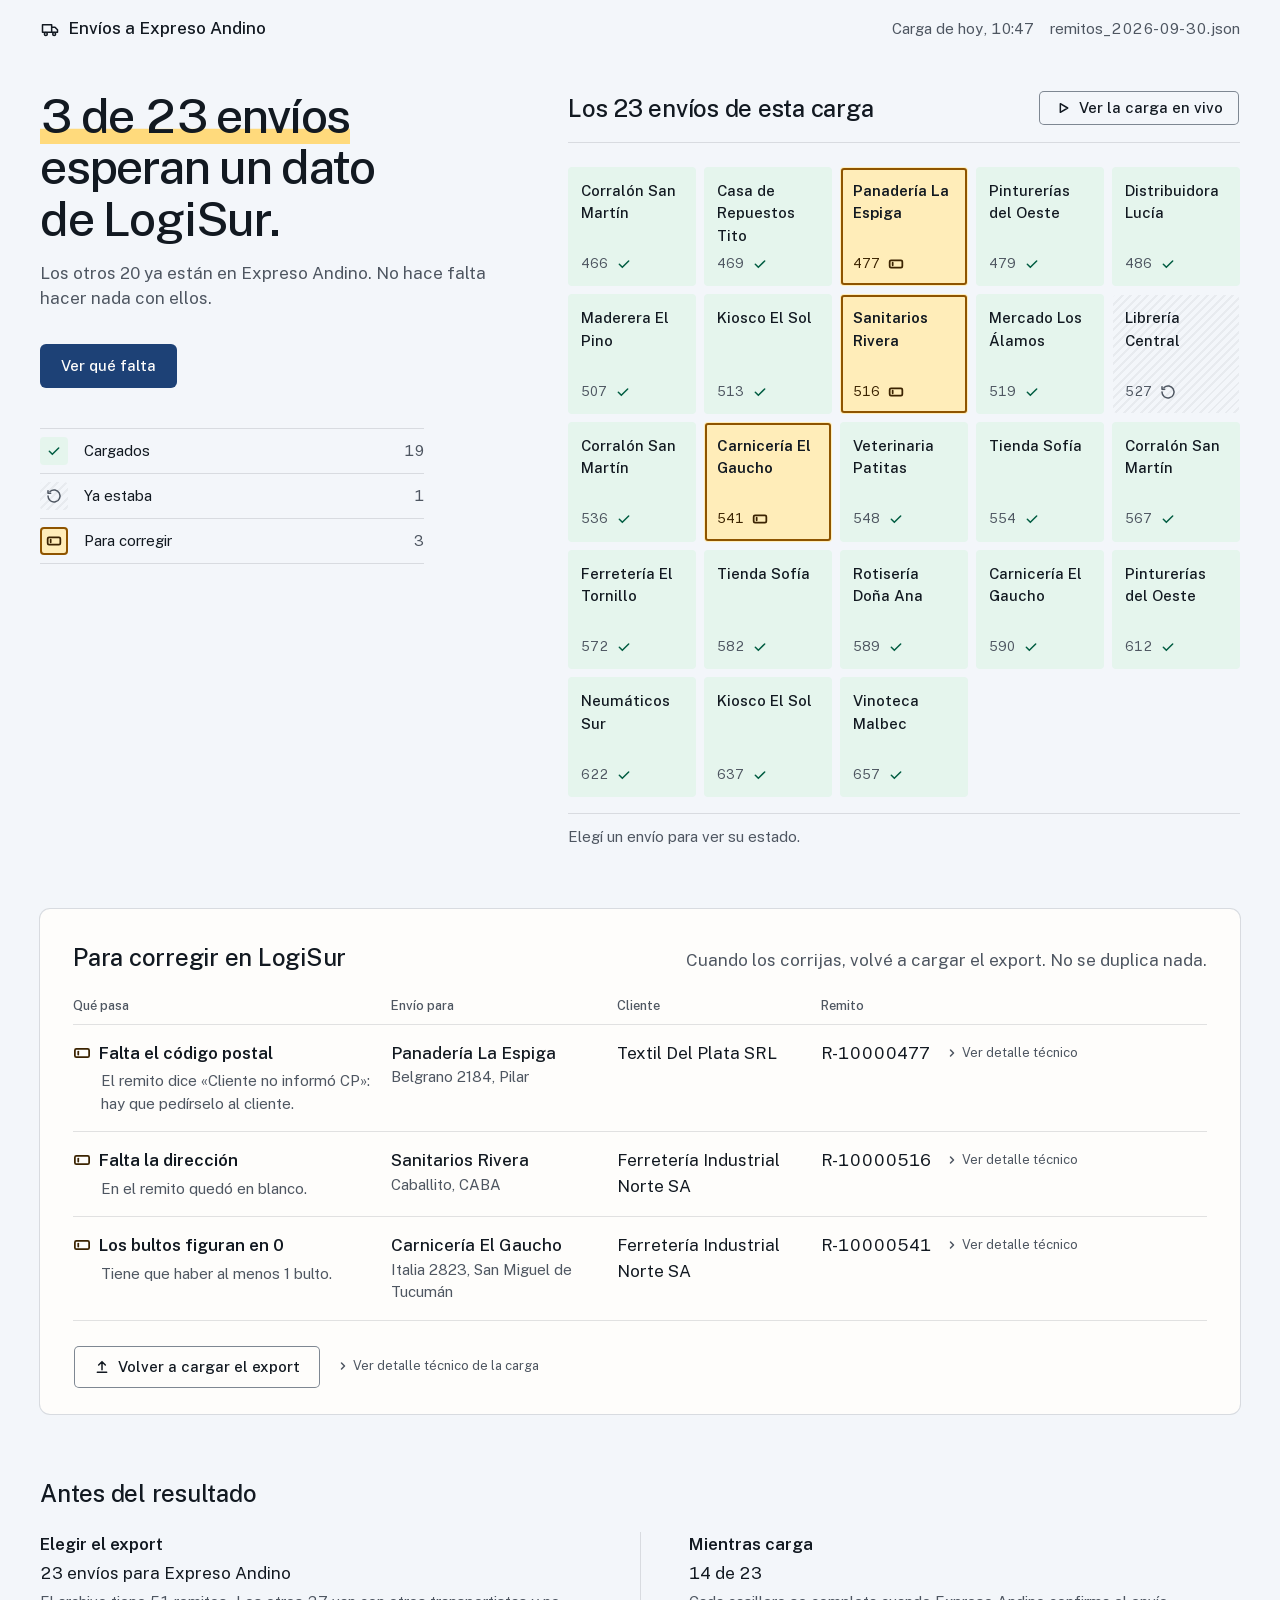
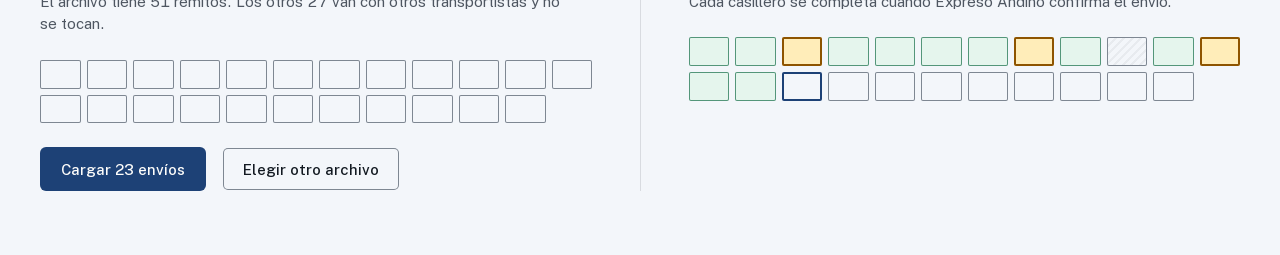
<file: design/resultado-corrida/03-el-mapa.html>
<!doctype html>
<html lang="es-AR">
<head>
<meta charset="utf-8">
<meta name="viewport" content="width=device-width, initial-scale=1">
<title>3 envíos para corregir · Carga de hoy · Expreso Andino</title>
<!--
  Embedded font: Public Sans (variable, weights 400-600), subset to Latin-1 and Spanish punctuation.
  Source: google/fonts, ofl/publicsans (PublicSans[wght].ttf). No Reserved Font Name is declared.
  The font was subset and its weight axis limited (derivative file); the licence below applies to it.

Copyright 2015 The Public Sans Project Authors (https://github.com/uswds/public-sans)

This Font Software is licensed under the SIL Open Font License, Version 1.1.
This license is copied below, and is also available with a FAQ at:
https://scripts.sil.org/OFL


* * *
SIL OPEN FONT LICENSE Version 1.1 - 26 February 2007
* * *

PREAMBLE
The goals of the Open Font License (OFL) are to stimulate worldwide
development of collaborative font projects, to support the font creation
efforts of academic and linguistic communities, and to provide a free and
open framework in which fonts may be shared and improved in partnership
with others.

The OFL allows the licensed fonts to be used, studied, modified and
redistributed freely as long as they are not sold by themselves. The
fonts, including any derivative works, can be bundled, embedded, 
redistributed and/or sold with any software provided that any reserved
names are not used by derivative works. The fonts and derivatives,
however, cannot be released under any other type of license. The
requirement for fonts to remain under this license does not apply
to any document created using the fonts or their derivatives.

DEFINITIONS
"Font Software" refers to the set of files released by the Copyright
Holder(s) under this license and clearly marked as such. This may
include source files, build scripts and documentation.

"Reserved Font Name" refers to any names specified as such after the
copyright statement(s).

"Original Version" refers to the collection of Font Software components as
distributed by the Copyright Holder(s).

"Modified Version" refers to any derivative made by adding to, deleting,
or substituting - - in part or in whole - - any of the components of the
Original Version, by changing formats or by porting the Font Software to a
new environment.

"Author" refers to any designer, engineer, programmer, technical
writer or other person who contributed to the Font Software.

PERMISSION & CONDITIONS
Permission is hereby granted, free of charge, to any person obtaining
a copy of the Font Software, to use, study, copy, merge, embed, modify,
redistribute, and sell modified and unmodified copies of the Font
Software, subject to the following conditions:

1) Neither the Font Software nor any of its individual components,
in Original or Modified Versions, may be sold by itself.

2) Original or Modified Versions of the Font Software may be bundled,
redistributed and/or sold with any software, provided that each copy
contains the above copyright notice and this license. These can be
included either as stand-alone text files, human-readable headers or
in the appropriate machine-readable metadata fields within text or
binary files as long as those fields can be easily viewed by the user.

3) No Modified Version of the Font Software may use the Reserved Font
Name(s) unless explicit written permission is granted by the corresponding
Copyright Holder. This restriction only applies to the primary font name as
presented to the users.

4) The name(s) of the Copyright Holder(s) or the Author(s) of the Font
Software shall not be used to promote, endorse or advertise any
Modified Version, except to acknowledge the contribution(s) of the
Copyright Holder(s) and the Author(s) or with their explicit written
permission.

5) The Font Software, modified or unmodified, in part or in whole,
must be distributed entirely under this license, and must not be
distributed under any other license. The requirement for fonts to
remain under this license does not apply to any document created
using the Font Software.

TERMINATION
This license becomes null and void if any of the above conditions are
not met.

DISCLAIMER
THE FONT SOFTWARE IS PROVIDED "AS IS", WITHOUT WARRANTY OF ANY KIND,
EXPRESS OR IMPLIED, INCLUDING BUT NOT LIMITED TO ANY WARRANTIES OF
MERCHANTABILITY, FITNESS FOR A PARTICULAR PURPOSE AND NONINFRINGEMENT
OF COPYRIGHT, PATENT, TRADEMARK, OR OTHER RIGHT. IN NO EVENT SHALL THE
COPYRIGHT HOLDER BE LIABLE FOR ANY CLAIM, DAMAGES OR OTHER LIABILITY,
INCLUDING ANY GENERAL, SPECIAL, INDIRECT, INCIDENTAL, OR CONSEQUENTIAL
DAMAGES, WHETHER IN AN ACTION OF CONTRACT, TORT OR OTHERWISE, ARISING
FROM, OUT OF THE USE OR INABILITY TO USE THE FONT SOFTWARE OR FROM
OTHER DEALINGS IN THE FONT SOFTWARE.
-->
<style>
  @font-face {
    font-family: "Public Sans";
    font-style: normal;
    font-weight: 400 600;
    font-display: swap;
    src: url([data-uri]) format("woff2");
  }
  :root {
    /* Remito: ink on a pad of paper, one highlighter */
    --ground: oklch(0.972 0.006 250);
    --paper: oklch(0.995 0.003 95);
    --sunken: oklch(0.945 0.008 250);
    --text: oklch(0.21 0.02 255);
    --text-2: oklch(0.45 0.02 255);
    --hair: oklch(0.21 0.02 255 / 0.12);
    --line: oklch(0.62 0.02 255);
    --accent: oklch(0.38 0.1 258);
    --accent-hover: oklch(0.32 0.09 258);
    --ok-fill: oklch(0.955 0.02 165);
    --ok: oklch(0.42 0.09 165);
    --ok-line: oklch(0.62 0.08 165);
    --hatch: oklch(0.21 0.02 255 / 0.05);
    --attn-fill: oklch(0.95 0.07 90);
    --hl: oklch(0.9 0.12 88);
    --attn-line: oklch(0.5 0.12 70);
    --attn-ink: oklch(0.28 0.06 70);
    --attn-wash: oklch(0.965 0.05 92);

    --r-xs: 2px; --r-sm: 4px; --r-md: 6px; --r-lg: 10px;
    --t-sm: 0.8125rem; --t-md: 0.9375rem; --t-base: 1.0625rem; --t-lg: 1.5rem; --t-xl: 3rem;
    --sans: "Public Sans", system-ui, sans-serif;
    --mono: ui-monospace, "SF Mono", "Cascadia Mono", "Noto Sans Mono", monospace;
    --ease-out: cubic-bezier(0.23, 1, 0.32, 1);
    color-scheme: light;
  }
  * { box-sizing: border-box; }
  html { -webkit-font-smoothing: antialiased; -moz-osx-font-smoothing: grayscale; }
  body { margin: 0; background: var(--ground); color: var(--text); font: 400 var(--t-base)/1.5 var(--sans); }
  :focus-visible { outline: 2px solid var(--accent); outline-offset: 2px; }
  h1, h2, h3 { margin: 0; text-wrap: balance; }
  h2 { font-size: var(--t-lg); line-height: 1.25; font-weight: 500; letter-spacing: -0.01em; }
  p { margin: 0; text-wrap: pretty; }
  .num { font-variant-numeric: tabular-nums; }
  .vh { position: absolute; width: 1px; height: 1px; overflow: hidden; clip-path: inset(50%); white-space: nowrap; }
  .skip { position: absolute; inset-inline-start: 1rem; inset-block-start: -3rem; background: var(--text); color: var(--paper); padding: 0.5rem 1rem; border-radius: var(--r-md); }
  .skip:focus { inset-block-start: 1rem; }

  /* One icon family: 24 grid, round caps, rendered stroke 1.5px (1.75px next to 600) at any size */
  .ico { flex: none; fill: none; stroke: currentColor; stroke-width: 1.5; stroke-linecap: round; stroke-linejoin: round; }
  .ico * { vector-effect: non-scaling-stroke; }
  .ico.b { stroke-width: 1.75; }

  .top { display: flex; flex-wrap: wrap; align-items: center; justify-content: space-between; gap: 0.5rem 1rem; padding: 1rem 2.5rem; }
  .brand { display: flex; align-items: center; gap: 0.5rem; font-weight: 500; }
  .top .meta { color: var(--text-2); font-size: var(--t-md); line-height: 1.5; display: flex; gap: 1rem; flex-wrap: wrap; }
  .top .meta span { white-space: nowrap; }

  .btn {
    display: inline-flex; align-items: center; justify-content: center; gap: 0.5rem;
    min-height: 2.75rem; padding: 0 1.25rem; border-radius: var(--r-md); border: 1px solid transparent;
    font: 500 var(--t-md)/1 var(--sans); cursor: pointer; text-decoration: none;
    transition: background-color 150ms ease;
  }
  .btn-primary { background: var(--accent); color: var(--paper); }
  .btn-quiet { background: transparent; color: var(--text); box-shadow: inset 0 0 0 1px var(--line); }
  .btn-sm { min-height: 2.25rem; padding: 0 1rem; }
  @media (hover: hover) {
    .btn-primary:hover { background: var(--accent-hover); }
    .btn-quiet:hover { background: var(--sunken); }
  }
  @media (prefers-reduced-motion: no-preference) {
    .btn { transition: background-color 150ms ease, transform 150ms var(--ease-out); }
    .btn:active { transform: scale(0.97); }
  }

  .page { padding: 2rem 2.5rem 4rem; max-width: 90rem; margin: 0 auto; }

  /* Answer + map */
  .overview { display: grid; grid-template-columns: minmax(0, 5fr) minmax(0, 7fr); gap: 3rem; align-items: start; }
  .answer .stack { display: grid; }
  .answer .stack > * { grid-area: 1 / 1; }
  .answer .live { align-self: start; }
  .answer .big, .answer h1 { font-size: var(--t-xl); line-height: 1.08; letter-spacing: -0.025em; font-weight: 500; }
  /* The count sits on a highlighter band: solid, repeated on each line it wraps to */
  .answer h1 .hl { box-shadow: inset 0 -0.32em 0 var(--hl); -webkit-box-decoration-break: clone; box-decoration-break: clone; }
  /* Replay: live counter and final sentence share one grid cell, so nothing jumps.
     Exit fast, enter slightly later; the old one is gone before the new one arrives. */
  .answer .live { visibility: hidden; opacity: 0; transition: opacity 120ms var(--ease-out), visibility 0s linear 120ms; }
  .answer .final { transition: opacity 220ms var(--ease-out) 80ms, visibility 0s; }
  .running .final { opacity: 0; visibility: hidden; transition: opacity 120ms var(--ease-out), visibility 0s linear 120ms; }
  .running .live { opacity: 1; visibility: visible; transition: opacity 200ms var(--ease-out) 60ms, visibility 0s; }
  @media (prefers-reduced-motion: no-preference) {
    .answer .live { transform: translateY(5px); filter: blur(2px); transition: opacity 120ms var(--ease-out), transform 120ms var(--ease-out), filter 120ms var(--ease-out), visibility 0s linear 120ms; }
    .answer .final { transition: opacity 220ms var(--ease-out) 80ms, transform 220ms var(--ease-out) 80ms, filter 220ms var(--ease-out) 80ms, visibility 0s; }
    .running .final { transform: translateY(5px); filter: blur(2px); transition: opacity 120ms var(--ease-out), transform 120ms var(--ease-out), filter 120ms var(--ease-out), visibility 0s linear 120ms; }
    .running .live { transform: none; filter: none; transition: opacity 200ms var(--ease-out) 60ms, transform 200ms var(--ease-out) 60ms, filter 200ms var(--ease-out) 60ms, visibility 0s; }
  }
  .answer .sub { margin-block-start: 1rem; color: var(--text-2); max-width: 28rem; }
  .answer .actions { margin-block-start: 2rem; display: flex; flex-wrap: wrap; gap: 1rem; align-items: center; }

  /* Legend: the tiles' own swatches, one row per state */
  .legend { list-style: none; margin: 2.5rem 0 0; --lift: 0px; padding: 0; max-width: 24rem; border-block-start: 1px solid var(--hair); }
  /* While the replay runs the live counter is shorter than the final sentence: the legend rises by the difference (--lift, measured in JS) so no empty band shows, and returns when the sentence does */
  .running .legend { margin-block-start: calc(2.5rem - var(--lift)); }
  @media (prefers-reduced-motion: no-preference) {
    .legend { transition: margin-block-start 170ms var(--ease-out) 80ms; }
    .running .legend { transition-duration: 190ms; transition-delay: 60ms; }
  }
  .legend li { display: grid; grid-template-columns: 1.75rem 1fr auto; gap: 1rem; align-items: center; padding-block: 0.5rem; border-block-end: 1px solid var(--hair); font-size: var(--t-md); line-height: 1.5; }
  .legend .n { color: var(--text-2); text-align: end; min-width: 2ch; }
  .sw { position: relative; isolation: isolate; width: 1.75rem; height: 1.75rem; border-radius: var(--r-sm); display: grid; place-items: center; }
  .sw.ok { background: var(--ok-fill); color: var(--ok); }
  .sw.prev { color: var(--text-2); background-image: repeating-linear-gradient(135deg, var(--hatch) 0 2px, transparent 2px 6px); }
  .sw.fix { background: var(--attn-fill); color: var(--attn-ink); box-shadow: inset 0 0 0 2px var(--attn-line); }

  .map-section .map-head { display: flex; justify-content: space-between; align-items: center; gap: 1rem; flex-wrap: wrap; padding-block-end: 1rem; border-block-end: 1px solid var(--hair); }

  .map { list-style: none; margin: 1.5rem 0 0; padding: 0; display: grid; grid-template-columns: repeat(auto-fill, minmax(8rem, 1fr)); gap: 0.5rem; grid-auto-rows: 1fr; }
  .map li { display: flex; }
  .tile {
    position: relative; isolation: isolate; width: 100%; min-height: 5.5rem; padding: 0.75rem;
    display: flex; flex-direction: column; justify-content: space-between; gap: 0.5rem;
    text-align: start; border-radius: var(--r-sm); border: 1px solid transparent; cursor: pointer;
    font: inherit; color: var(--text);
  }
  .tile .name { font-size: var(--t-md); line-height: 1.5; font-weight: 500; overflow-wrap: anywhere; }
  .tile .row { display: flex; justify-content: space-between; align-items: center; gap: 0.5rem; font-size: var(--t-sm); line-height: 1.4; color: var(--text-2); }
  /* One box-shadow stack: fix ring (inset), selection gap, selection ring. Same shape in every state so it interpolates. */
  .tile {
    --ring-in: 0px; --ring-gap: 0px; --ring-out: 0px;
    /* Colours stay transparent while a ring is 0px: Firefox paints a hairline for a zero-width shadow */
    --c-in: transparent; --c-gap: transparent; --c-out: transparent;
    box-shadow: inset 0 0 0 var(--ring-in) var(--c-in), 0 0 0 var(--ring-gap) var(--c-gap), 0 0 0 var(--ring-out) var(--c-out);
    transition: background-color 200ms var(--ease-out), box-shadow 140ms var(--ease-out);
  }
  .tile.ok { background: var(--ok-fill); }
  .tile.ok .row svg { color: var(--ok); }
  .tile.prev { background: transparent; }
  .tile.fix { background: var(--attn-fill); --ring-in: 2px; --c-in: var(--attn-line); }
  .tile.fix .name { font-weight: 600; }
  .tile.fix:not(.pend) .row { color: var(--attn-ink); }
  .tile[aria-pressed="true"] { --ring-gap: 2px; --ring-out: 4px; --c-gap: var(--ground); --c-out: var(--accent); }
  .tile:focus-visible { outline-offset: 5px; }
  /* Carbon copy: diagonal hatch on its own layer so it can fade like a fill */
  .tile .hatch { position: absolute; inset: 0; z-index: -1; border-radius: inherit; pointer-events: none; background-image: repeating-linear-gradient(135deg, var(--hatch) 0 2px, transparent 2px 6px); transition: opacity 200ms var(--ease-out); }
  /* Empty state, used while the live replay runs: dashed edge, no icon, no fill */
  .tile::before { content: ""; position: absolute; inset: -1px; border-radius: inherit; border: 1.5px dashed var(--line); opacity: 0; pointer-events: none; transition: opacity 200ms var(--ease-out); }
  .tile.pend { background: var(--ground); --ring-in: 0px; --c-in: transparent; cursor: default; transition-duration: 120ms; }
  .tile.pend::before { opacity: 1; transition-duration: 120ms; }
  .tile.pend .hatch { opacity: 0; transition-duration: 120ms; }
  .tile.pend .name { font-weight: 500; }
  .tile .row svg { transition: opacity 240ms var(--ease-out); }
  .tile.pend .row svg { opacity: 0; transition-duration: 120ms; }
  /* Settle ping: once, after a replay finishes by itself, one ring leaves each tile that needs a fix */
  .tile.fix::after { content: ""; position: absolute; inset: 0; border-radius: inherit; border: 2px solid var(--attn-line); opacity: 0; pointer-events: none; }
  @media (prefers-reduced-motion: no-preference) {
    .tile { transition: background-color 200ms var(--ease-out), box-shadow 140ms var(--ease-out), transform 120ms var(--ease-out); }
    .tile.pend { transition-duration: 120ms; }
    .tile:not(.pend):active { transform: scale(0.97); }
    .tile .row svg { transition: transform 240ms var(--ease-out), opacity 240ms var(--ease-out), filter 240ms var(--ease-out); }
    .tile.pend .row svg { transform: scale(0.25); filter: blur(4px); transition-duration: 120ms; }
    .tile.ping::after { animation: ping 500ms var(--ease-out) calc(260ms + var(--p, 0) * 60ms); }
  }
  @keyframes ping { from { opacity: 0.8; transform: scale(1); } 40% { opacity: 0.5; } to { opacity: 0; transform: scale(1.16); } }

  .picked { transition: opacity 120ms var(--ease-out); margin-block-start: 1rem; min-height: 3rem; padding-block-start: 0.75rem; border-block-start: 1px solid var(--hair); font-size: var(--t-md); line-height: 1.5; display: flex; flex-wrap: wrap; gap: 0.25rem 1rem; align-items: baseline; }
  .picked.swap { opacity: 0; transition-duration: 60ms; }
  .picked strong { font-weight: 500; }
  .picked .k { color: var(--text-2); }
  .picked .code { font-weight: 500; font-variant-numeric: tabular-nums; }
  .link { color: var(--accent); text-underline-offset: 0.2em; text-decoration-thickness: from-font; }

  /* Fixes: the only raised surface, because it is the one thing to act on */
  .fixes { margin-block-start: 3rem; }
  .sheet { background: var(--paper); border: 1px solid transparent; border-radius: var(--r-lg); box-shadow: 0 0 0 1px var(--hair); padding: 2rem 2rem 1.5rem; }
  .fixes-head { display: flex; justify-content: space-between; align-items: baseline; gap: 1rem 2rem; flex-wrap: wrap; }
  .fixes-head p { color: var(--text-2); max-width: 40rem; }
  .fix-table { width: 100%; margin-block-start: 1.5rem; border-collapse: collapse; table-layout: fixed; }
  .fix-table .num { white-space: nowrap; }
  .fix-table th { text-align: start; font-weight: 500; font-size: var(--t-sm); line-height: 1.4; color: var(--text-2); padding: 0 1rem 0.5rem 0; }
  .fix-table td { padding: 1rem 1rem 1rem 0; border-block-start: 1px solid var(--hair); vertical-align: top; overflow-wrap: anywhere; }
  .fix-table tr:last-child td { border-block-end: 1px solid var(--hair); }
  .what { display: flex; gap: 0.5rem; align-items: flex-start; font-weight: 600; }
  .what svg { color: var(--attn-ink); margin-block-start: 0.2rem; }
  .why { margin-block-start: 0.25rem; padding-inline-start: 1.75rem; color: var(--text-2); font-size: var(--t-md); line-height: 1.5; font-weight: 400; }
  .who { font-weight: 500; }
  .who-sub { color: var(--text-2); font-size: var(--t-md); line-height: 1.5; }
  .fix-table td { transition: background-color 200ms ease; }
  .fix-table tr.lit td { background: var(--attn-wash); }
  /* One-time attention highlight after "Ver cómo corregirlo": holds the colour, then fades out; never loops */
  .fix-table tr.flash td { animation: attn 900ms ease-out; }
  @keyframes attn { 0%, 25% { background-color: var(--hl); } }
  .fix-table tr:focus-visible { outline-offset: -2px; }
  /* During the replay each row waits for its tile and is discovered when the tile resolves */
  .fix-table tr { transition: opacity 220ms var(--ease-out); }
  .fix-table tr.hold { opacity: 0; transition-duration: 120ms; }
  @media (prefers-reduced-motion: no-preference) {
    .fix-table tr { transition: opacity 220ms var(--ease-out), transform 220ms var(--ease-out); }
    .fix-table tr.hold { transform: translateY(6px); transition-duration: 120ms; }
  }
  .sheet-actions { margin-block-start: 1.5rem; display: flex; gap: 1rem; flex-wrap: wrap; align-items: center; }

  details.tech summary { cursor: pointer; color: var(--text-2); font-size: var(--t-sm); line-height: 1.4; list-style: none; display: inline-flex; align-items: center; gap: 0.25rem; white-space: nowrap; }
  details.tech summary::-webkit-details-marker { display: none; }
  details[open].tech summary svg { transform: rotate(90deg); }
  @media (prefers-reduced-motion: no-preference) { details.tech summary svg { transition: transform 200ms var(--ease-out); } }
  /* Disclosure: height + opacity where ::details-content is supported, plain toggle elsewhere */
  @supports selector(::details-content) {
    details.tech::details-content { opacity: 0; transition: opacity 140ms var(--ease-out), content-visibility 140ms allow-discrete; }
    details.tech[open]::details-content { opacity: 1; transition-duration: 200ms; }
    @media (prefers-reduced-motion: no-preference) {
      details.tech { interpolate-size: allow-keywords; }
      details.tech::details-content { block-size: 0; overflow: clip; transition: block-size 200ms var(--ease-out), opacity 140ms var(--ease-out), content-visibility 200ms allow-discrete; }
      details.tech[open]::details-content { block-size: auto; transition-duration: 240ms, 200ms, 240ms; }
    }
  }
  .tech-body { margin-block-start: 0.5rem; padding: 0.5rem 0.75rem; border-radius: var(--r-sm); background: var(--sunken); font: 400 var(--t-sm)/1.4 var(--mono); max-width: 24rem; white-space: normal; overflow-wrap: break-word; }

  /* Earlier moments: plain section, two flat columns split by a hairline */
  .moments { margin-block-start: 4rem; }
  .moments-grid { margin-block-start: 1.5rem; display: grid; grid-template-columns: repeat(2, minmax(0, 1fr)); }
  .moment { min-width: 0; padding-inline-end: 3rem; }
  .moment + .moment { padding-inline: 3rem 0; border-inline-start: 1px solid var(--hair); }
  .moment h3 { font-size: var(--t-base); line-height: 1.5; font-weight: 600; }
  .moment .fact { margin-block-start: 0.25rem; }
  .moment .small { margin-block-start: 0.25rem; color: var(--text-2); font-size: var(--t-md); line-height: 1.5; }
  .mini { list-style: none; margin: 1.5rem 0 0; padding: 0; display: grid; grid-template-columns: repeat(12, minmax(0, 1fr)); gap: 0.375rem; }
  .mini li { aspect-ratio: 1.4; border-radius: var(--r-xs); box-shadow: inset 0 0 0 1px var(--line); }
  .mini li.ok { background: var(--ok-fill); box-shadow: inset 0 0 0 1px var(--ok-line); }
  .mini li.fix { background: var(--attn-fill); box-shadow: inset 0 0 0 2px var(--attn-line); }
  .mini li.prev { background-image: repeating-linear-gradient(135deg, var(--hatch) 0 2px, transparent 2px 6px); box-shadow: inset 0 0 0 1px var(--line); }
  .mini li.now { box-shadow: inset 0 0 0 2px var(--accent); }
  .moment .actions-row { margin-block-start: 1.5rem; display: flex; gap: 1rem; flex-wrap: wrap; align-items: center; }

  /* Forced colors: box-shadow rings and fills are dropped, so state is redrawn with borders and system colors */
  @media (forced-colors: active) {
    .tile.fix { border-width: 3px; padding: calc(0.75rem - 2px); }
    .tile.pend { border-style: dashed; }
    .tile.tile[aria-pressed="true"] { forced-color-adjust: none; background-color: Highlight; border-color: CanvasText; box-shadow: none; }
    .tile.tile[aria-pressed="true"], .tile.tile[aria-pressed="true"] .name, .tile.tile[aria-pressed="true"] .row, .tile.tile[aria-pressed="true"] .row svg { color: HighlightText; }
    .sw { border: 1px solid CanvasText; }
    .sw.fix { border-width: 3px; }
    .mini li { border: 1px dashed CanvasText; }
    .mini li.ok, .mini li.prev { border-style: solid; }
    .mini li.fix { border: 3px solid CanvasText; }
    .mini li.now { border: 3px solid Highlight; }
  }

  @media (max-width: 64rem) {
    .overview { grid-template-columns: minmax(0, 1fr); gap: 2rem; }
    .top { padding-inline: 1.25rem; }
    .top .meta { gap: 0 1rem; }
    .page { padding: 1.5rem 1.25rem 3rem; }
    .answer h1, .answer .big { font-size: 2.25rem; }
    .legend { max-width: none; }
    .sheet { padding: 1.5rem 1rem 1rem; }
    .fix-table col { display: none; }
    .fix-table .num { white-space: normal; overflow-wrap: break-word; }
    .fix-table thead { display: none; }
    .fix-table tr, .fix-table td { display: block; }
    .fix-table td { border: 0; padding: 0.25rem 0; }
    .fix-table tr { padding-block: 1rem; border-block-start: 1px solid var(--hair); }
    .moments-grid { grid-template-columns: minmax(0, 1fr); }
    .moment { padding-inline-end: 0; }
    .moment + .moment { padding: 2rem 0 0; margin-block-start: 2rem; border-inline-start: 0; border-block-start: 1px solid var(--hair); }
  }
</style>
</head>
<body>
<a class="skip" href="#main">Ir al resultado</a>
<header class="top">
  <div class="brand">
    <svg class="ico" width="20" height="20" viewBox="0 0 24 24" aria-hidden="true"><path d="M3 7h11v9H3zM14 10h4l3 3v3h-7"/><circle cx="7" cy="18" r="1.75"/><circle cx="17" cy="18" r="1.75"/></svg>
    Envíos a Expreso Andino
  </div>
  <p class="meta num"><span>Carga de hoy, 10:47</span><span>remitos_2026-09-30.json</span></p>
</header>

<main id="main" class="page">
  <div class="overview">
    <div class="answer">
      <div class="stack">
        <div class="final">
          <h1 tabindex="-1"><span class="hl num">3 de 23 envíos</span> esperan un dato de LogiSur.</h1>
          <p class="sub">Los otros 20 ya están en Expreso Andino. No hace falta hacer nada con ellos.</p>
          <div class="actions">
            <a class="btn btn-primary" href="#para-corregir">Ver qué falta</a>
          </div>
        </div>
        <div class="live" aria-hidden="true">
          <p class="big num">Cargando <span id="live-n">0</span> de 23…</p>
          <p class="sub">Cada casillero se completa cuando Expreso Andino confirma el envío.</p>
        </div>
      </div>
      <ul class="legend num" aria-label="Resumen por estado">
        <li><span class="sw ok"><svg class="ico" width="16" height="16" viewBox="0 0 24 24" aria-hidden="true"><path d="M5 12.5l4.5 4.5L19 7.5"/></svg></span><span>Cargados</span><span class="n" data-count="ok">19</span></li>
        <li><span class="sw prev"><svg class="ico" width="16" height="16" viewBox="0 0 24 24" aria-hidden="true"><path d="M3 12a9 9 0 1 0 3-6.7M3 4v4h4"/></svg></span><span>Ya estaba</span><span class="n" data-count="prev">1</span></li>
        <li><span class="sw fix"><svg class="ico b" width="16" height="16" viewBox="0 0 24 24" aria-hidden="true"><rect x="2.5" y="6.5" width="19" height="11" rx="2"/><path d="M7 10v4"/></svg></span><span>Para corregir</span><span class="n" data-count="fix">3</span></li>
      </ul>
      <p class="vh" role="status" id="announce"></p>
    </div>

    <section class="map-section" aria-labelledby="map-title">
      <div class="map-head">
        <h2 id="map-title">Los 23 envíos de esta carga</h2>
        <button type="button" class="btn btn-quiet btn-sm" id="replay"><svg class="ico" width="16" height="16" viewBox="0 0 24 24" aria-hidden="true"><path d="M8 5.5l11 6.5-11 6.5z"/></svg><span id="replay-label">Ver la carga en vivo</span></button>
      </div>
      <ul class="map" id="map" aria-label="Envíos de la carga, en orden de remito"></ul>
      <p class="picked" id="picked" aria-live="polite"><span class="k">Elegí un envío para ver su estado.</span></p>
    </section>
  </div>

  <section class="fixes" id="para-corregir" aria-labelledby="fixes-title">
    <div class="sheet">
      <div class="fixes-head">
        <h2 id="fixes-title">Para corregir en LogiSur</h2>
        <p>Cuando los corrijas, volvé a cargar el export. No se duplica nada.</p>
      </div>
      <table class="fix-table">
        <colgroup><col style="width:28%"><col style="width:20%"><col style="width:18%"><col style="width:11%"><col style="width:23%"></colgroup>
        <thead><tr><th scope="col">Qué pasa</th><th scope="col">Envío para</th><th scope="col">Cliente</th><th scope="col">Remito</th><th scope="col"><span class="vh">Detalle técnico</span></th></tr></thead>
        <tbody>
          <tr data-remito="R-10000477">
            <td><div class="what"><svg class="ico b" width="18" height="18" viewBox="0 0 24 24" aria-hidden="true"><rect x="2.5" y="6.5" width="19" height="11" rx="2"/><path d="M7 10v4"/></svg>Falta el código postal</div><p class="why">El remito dice «Cliente no informó CP»: hay que pedírselo al cliente.</p></td>
            <td><div class="who">Panadería La Espiga</div><div class="who-sub">Belgrano 2184, Pilar</div></td>
            <td>Textil Del Plata SRL</td>
            <td class="num">R-10000477</td>
            <td><details class="tech"><summary><svg class="ico" width="12" height="12" viewBox="0 0 24 24" aria-hidden="true"><path d="M9 6l6 6-6 6"/></svg>Ver detalle técnico<span class="vh"> de R-10000477</span></summary><div class="tech-body">HTTP 422 · destinatario.codigo_postal: required non-empty string</div></details></td>
          </tr>
          <tr data-remito="R-10000516">
            <td><div class="what"><svg class="ico b" width="18" height="18" viewBox="0 0 24 24" aria-hidden="true"><rect x="2.5" y="6.5" width="19" height="11" rx="2"/><path d="M7 10v4"/></svg>Falta la dirección</div><p class="why">En el remito quedó en blanco.</p></td>
            <td><div class="who">Sanitarios Rivera</div><div class="who-sub">Caballito, CABA</div></td>
            <td>Ferretería Industrial Norte SA</td>
            <td class="num">R-10000516</td>
            <td><details class="tech"><summary><svg class="ico" width="12" height="12" viewBox="0 0 24 24" aria-hidden="true"><path d="M9 6l6 6-6 6"/></svg>Ver detalle técnico<span class="vh"> de R-10000516</span></summary><div class="tech-body">HTTP 422 · destinatario.direccion: required non-empty string</div></details></td>
          </tr>
          <tr data-remito="R-10000541">
            <td><div class="what"><svg class="ico b" width="18" height="18" viewBox="0 0 24 24" aria-hidden="true"><rect x="2.5" y="6.5" width="19" height="11" rx="2"/><path d="M7 10v4"/></svg>Los bultos figuran en 0</div><p class="why">Tiene que haber al menos 1 bulto.</p></td>
            <td><div class="who">Carnicería El Gaucho</div><div class="who-sub">Italia 2823, San Miguel de Tucumán</div></td>
            <td>Ferretería Industrial Norte SA</td>
            <td class="num">R-10000541</td>
            <td><details class="tech"><summary><svg class="ico" width="12" height="12" viewBox="0 0 24 24" aria-hidden="true"><path d="M9 6l6 6-6 6"/></svg>Ver detalle técnico<span class="vh"> de R-10000541</span></summary><div class="tech-body">HTTP 422 · bultos: integer &gt;= 1</div></details></td>
          </tr>
        </tbody>
      </table>
      <div class="sheet-actions">
        <a class="btn btn-quiet" href="#cargar">
          <svg class="ico" width="16" height="16" viewBox="0 0 24 24" aria-hidden="true"><path d="M12 16V4M7 9l5-5 5 5M5 20h14"/></svg>
          Volver a cargar el export
        </a>
        <details class="tech"><summary><svg class="ico" width="12" height="12" viewBox="0 0 24 24" aria-hidden="true"><path d="M9 6l6 6-6 6"/></svg>Ver detalle técnico de la carga</summary><div class="tech-body">reports/corrida_2026-11-03T104727_649636.md · código de salida 1<br>Cargado 19 · Ya existía 1 · Duplicado en el export 1 · Rechazado 3 · Falló 0</div></details>
      </div>
    </div>
  </section>

  <section class="moments" id="cargar" aria-labelledby="moments-title">
    <h2 id="moments-title">Antes del resultado</h2>
    <div class="moments-grid">
      <section class="moment" aria-labelledby="m1-title">
        <h3 id="m1-title">Elegir el export</h3>
        <p class="fact num">23 envíos para Expreso Andino</p>
        <p class="small num">El archivo tiene 51 remitos. Los otros 27 van con otros transportistas y no se tocan.</p>
        <ul class="mini" aria-hidden="true" id="mini-empty"></ul>
        <div class="actions-row"><button class="btn btn-primary" type="button">Cargar 23 envíos</button><button class="btn btn-quiet" type="button">Elegir otro archivo</button></div>
      </section>
      <section class="moment" aria-labelledby="m2-title">
        <h3 id="m2-title">Mientras carga</h3>
        <p class="fact num" role="status">14 de 23</p>
        <p class="small">Cada casillero se completa cuando Expreso Andino confirma el envío.</p>
        <ul class="mini" role="progressbar" aria-label="Avance de la carga" aria-valuemin="0" aria-valuemax="23" aria-valuenow="14" id="mini-progress"></ul>
      </section>
    </div>
  </section>
</main>

<script>
  const shipments = [
    ["R-10000466", "Corralón San Martín", "ok", "ANDC4BD591C"],
    ["R-10000469", "Casa de Repuestos Tito", "ok", "ANDBC0F442A"],
    ["R-10000477", "Panadería La Espiga", "fix", "Falta el código postal"],
    ["R-10000479", "Pinturerías del Oeste", "ok", "ANDED024A60"],
    ["R-10000486", "Distribuidora Lucía", "ok", "AND3E68D82C"],
    ["R-10000507", "Maderera El Pino", "ok", "ANDE08AB5D0", "Venía repetido en el archivo. Se cargó una sola vez."],
    ["R-10000513", "Kiosco El Sol", "ok", "AND66DEDF3D"],
    ["R-10000516", "Sanitarios Rivera", "fix", "Falta la dirección"],
    ["R-10000519", "Mercado Los Álamos", "ok", "ANDB617F8CA"],
    ["R-10000527", "Librería Central", "prev", "AND5A8C356E"],
    ["R-10000536", "Corralón San Martín", "ok", "AND609207E9"],
    ["R-10000541", "Carnicería El Gaucho", "fix", "Los bultos figuran en 0"],
    ["R-10000548", "Veterinaria Patitas", "ok", "AND8E87909B"],
    ["R-10000554", "Tienda Sofía", "ok", "AND07BF7D36"],
    ["R-10000567", "Corralón San Martín", "ok", "ANDF9B2D380"],
    ["R-10000572", "Ferretería El Tornillo", "ok", "ANDCCF97549"],
    ["R-10000582", "Tienda Sofía", "ok", "ANDE19FF019"],
    ["R-10000589", "Rotisería Doña Ana", "ok", "ANDF13BB944"],
    ["R-10000590", "Carnicería El Gaucho", "ok", "AND6E6DF578"],
    ["R-10000612", "Pinturerías del Oeste", "ok", "ANDA184CDD3"],
    ["R-10000622", "Neumáticos Sur", "ok", "AND2E317D56"],
    ["R-10000637", "Kiosco El Sol", "ok", "AND6B4EAA78"],
    ["R-10000657", "Vinoteca Malbec", "ok", "AND0E7830F9"]
  ];
  const icons = {
    ok: '<svg class="ico" width="16" height="16" viewBox="0 0 24 24" aria-hidden="true"><path d="M5 12.5l4.5 4.5L19 7.5"/></svg>',
    prev: '<svg class="ico" width="16" height="16" viewBox="0 0 24 24" aria-hidden="true"><path d="M3 12a9 9 0 1 0 3-6.7M3 4v4h4"/></svg>',
    fix: '<svg class="ico b" width="16" height="16" viewBox="0 0 24 24" aria-hidden="true"><rect x="2.5" y="6.5" width="19" height="11" rx="2"/><path d="M7 10v4"/></svg>'
  };
  const stateText = { ok: "Cargado", prev: "Ya estaba de antes", fix: "Para corregir" };

  const map = document.getElementById("map");
  map.innerHTML = shipments.map(([remito, to, state], i) => `
    <li><button type="button" class="tile ${state}" aria-pressed="false" data-i="${i}" aria-label="${to}, ${remito}: ${stateText[state]}">
      ${state === "prev" ? '<span class="hatch" aria-hidden="true"></span>' : ""}
      <span class="name">${to}</span>
      <span class="row num"><span>${remito.slice(-3)}</span>${icons[state]}</span>
    </button></li>`).join("");

  const picked = document.getElementById("picked");
  const idle = '<span class="k">Elegí un envío para ver su estado.</span>';
  const reduceMotion = matchMedia("(prefers-reduced-motion: reduce)");
  const tiles = [...map.querySelectorAll(".tile")];
  const rows = [...document.querySelectorAll(".fix-table tbody tr")];
  const rowOf = new Map(rows.map(tr => [tr.dataset.remito, tr]));
  const countEls = [...document.querySelectorAll("[data-count]")];
  let swapTimer = 0;

  // Content swap: quick fade out, replace, fade in. The line keeps its min-height, so nothing jumps.
  const showPicked = html => {
    clearTimeout(swapTimer);
    if (picked.innerHTML === html) return;
    picked.classList.add("swap");
    swapTimer = setTimeout(() => { picked.innerHTML = html; picked.classList.remove("swap"); }, 60);
  };
  const clearSelection = () => {
    tiles.forEach(t => t.setAttribute("aria-pressed", "false"));
    rows.forEach(tr => tr.classList.remove("lit"));
    clearTimeout(swapTimer);
    picked.classList.remove("swap");
    picked.innerHTML = idle;
  };

  map.addEventListener("click", e => {
    const b = e.target.closest(".tile");
    if (!b || b.classList.contains("pend")) return;
    tiles.forEach(t => t.setAttribute("aria-pressed", String(t === b)));
    const [remito, to, state, info, extra] = shipments[Number(b.dataset.i)];
    rows.forEach(tr => tr.classList.toggle("lit", tr.dataset.remito === remito));
    showPicked(state === "fix"
      ? `<strong>${to}</strong><span>${info}.</span><a class="link" href="#para-corregir" data-remito="${remito}">Ver cómo corregirlo</a>`
      : `<strong>${to}</strong><span>${stateText[state]}${extra ? ". " + extra : ""}</span><span class="k">Seguimiento</span><span class="code">${info}</span><span class="k">${remito}</span>`);
  });

  // "Ver cómo corregirlo": smooth scroll (only if motion is welcome and the click is not from the keyboard),
  // then one attention highlight that holds, then fades out.
  const flash = row => {
    row.classList.remove("flash");
    void row.offsetWidth;
    row.classList.add("flash");
    row.addEventListener("animationend", () => row.classList.remove("flash"), { once: true });
  };
  const inView = el => { const r = el.getBoundingClientRect(); return r.top >= 0 && r.bottom <= innerHeight; };
  const smoothOk = e => !reduceMotion.matches && e.detail !== 0;
  picked.addEventListener("click", e => {
    const a = e.target.closest("a[data-remito]");
    const row = a && rowOf.get(a.dataset.remito);
    if (!row) return;
    e.preventDefault();
    const smooth = smoothOk(e) && !inView(row);
    row.scrollIntoView({ behavior: smooth ? "smooth" : "auto", block: "center" });
    row.tabIndex = -1;
    row.focus({ preventScroll: true });
    if (!smooth) return flash(row);
    let done = false;
    const go = () => { if (!done) { done = true; flash(row); } };
    addEventListener("scrollend", go, { once: true });
    setTimeout(go, 700);
  });
  document.querySelector('.answer a[href="#para-corregir"]').addEventListener("click", e => {
    if (!smoothOk(e)) return;
    e.preventDefault();
    document.getElementById("para-corregir").scrollIntoView({ behavior: "smooth", block: "start" });
  });

  // Live replay: the result screen empties and fills again in remito order.
  const STEP = 70, START = 200, TAIL = 250;
  const total = shipments.length;
  const live = document.getElementById("live-n");
  const legend = document.querySelector(".legend");
  const finalBox = document.querySelector(".answer .final");
  const liveBox = document.querySelector(".answer .live");
  const announce = document.getElementById("announce");
  const replayLabel = document.getElementById("replay-label");
  const labels = tiles.map(t => t.getAttribute("aria-label"));
  const finalCounts = { ok: 0, prev: 0, fix: 0 };
  shipments.forEach(([, , state]) => finalCounts[state]++);
  let timers = [];
  const later = (fn, ms) => timers.push(setTimeout(fn, ms));

  const setCounts = c => countEls.forEach(el => { el.textContent = c[el.dataset.count]; });
  // Rows are inert (out of tab order and the accessibility tree) until their tile resolves
  const hideRow = tr => { tr.classList.add("hold"); tr.inert = true; };
  const showRow = tr => { tr.classList.remove("hold"); tr.inert = false; };
  const stopPings = () => tiles.forEach(t => t.classList.remove("ping"));

  // One ring leaves each tile that needs a fix, only when a replay ends by itself
  const settlePing = () => {
    if (reduceMotion.matches) return;
    tiles.filter(t => t.classList.contains("fix")).forEach((t, p) => {
      t.style.setProperty("--p", p);
      t.classList.add("ping");
      t.addEventListener("animationend", () => t.classList.remove("ping"), { once: true });
    });
  };

  const finish = () => {
    timers.forEach(clearTimeout);
    timers = [];
    tiles.forEach((t, i) => {
      t.classList.remove("pend");
      t.removeAttribute("aria-disabled");
      t.setAttribute("aria-label", labels[i]);
    });
    setCounts(finalCounts);
    document.body.classList.remove("running");
    rows.forEach(showRow);
    replayLabel.textContent = "Ver la carga en vivo";
  };

  document.getElementById("replay").addEventListener("click", () => {
    timers.forEach(clearTimeout);
    timers = [];
    stopPings();
    clearSelection();
    const counts = { ok: 0, prev: 0, fix: 0 };
    setCounts(counts);
    live.textContent = "0";
    tiles.forEach((t, i) => {
      t.classList.add("pend");
      t.setAttribute("aria-disabled", "true");
      t.setAttribute("aria-label", `${shipments[i][1]}, ${shipments[i][0]}: esperando`);
    });
    rows.forEach(hideRow);
    // The live block is shorter than the final one; lift the legend by the difference (re-measured: the width may have changed)
    legend.style.setProperty("--lift", `${Math.max(0, finalBox.offsetHeight - liveBox.offsetHeight)}px`);
    document.body.classList.add("running");
    replayLabel.textContent = "Volver a empezar";
    announce.textContent = `Cargando ${total} envíos.`;
    shipments.forEach(([remito, , state], i) => later(() => {
      counts[state]++;
      tiles[i].classList.remove("pend");
      tiles[i].removeAttribute("aria-disabled");
      tiles[i].setAttribute("aria-label", labels[i]);
      if (state === "fix") showRow(rowOf.get(remito));
      setCounts(counts);
      live.textContent = String(i + 1);
      if (i + 1 === 12) announce.textContent = `Van 12 de ${total}.`;
    }, START + i * STEP));
    later(() => {
      finish();
      settlePing();
      announce.textContent = `Carga terminada: ${finalCounts.ok} cargados, ${finalCounts.prev} ya estaba, ${finalCounts.fix} con un dato faltante.`;
    }, START + total * STEP + TAIL);
  });

  const fill = (id, n) => {
    document.getElementById(id).innerHTML = shipments.map(([, , state], i) => {
      if (i < n) return `<li class="${state}"></li>`;
      if (i === n) return '<li class="now"></li>';
      return "<li></li>";
    }).join("");
  };
  fill("mini-empty", -1);
  fill("mini-progress", 14);
</script>
</body>
</html>
</file>
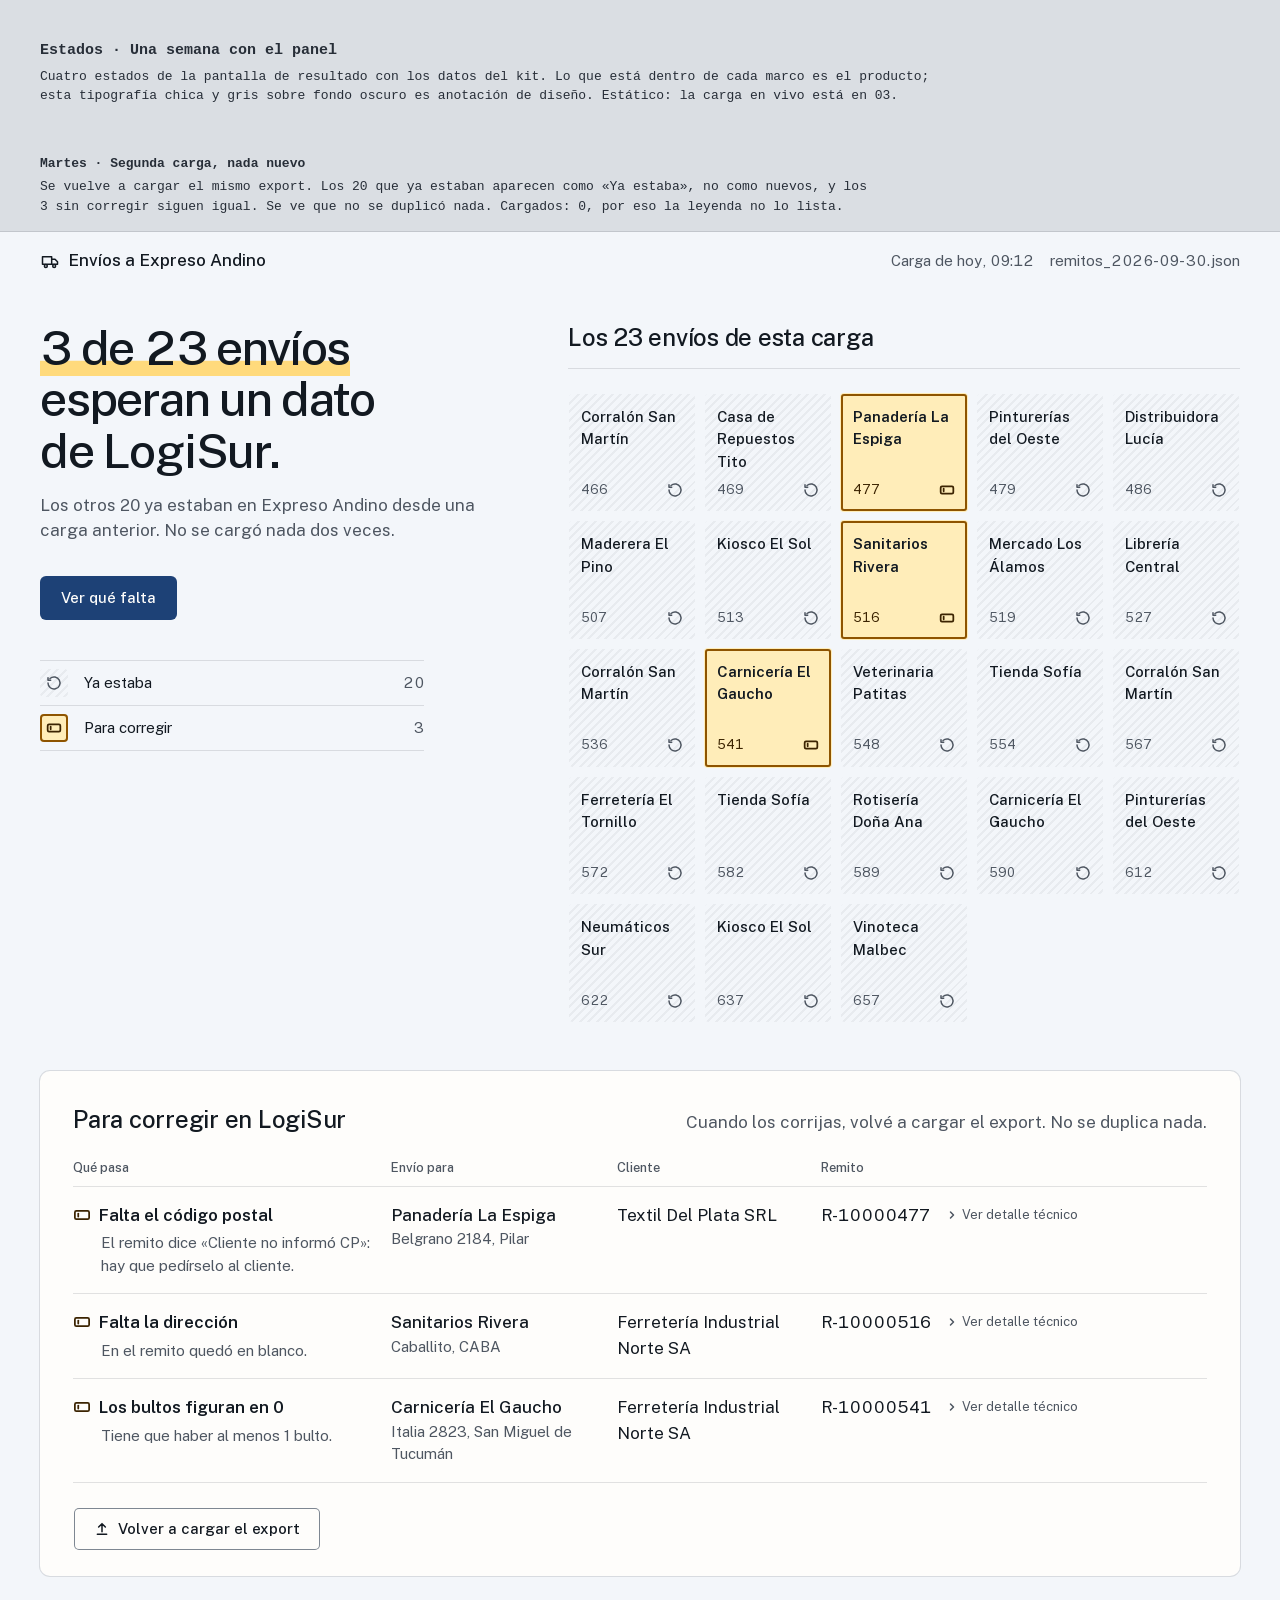
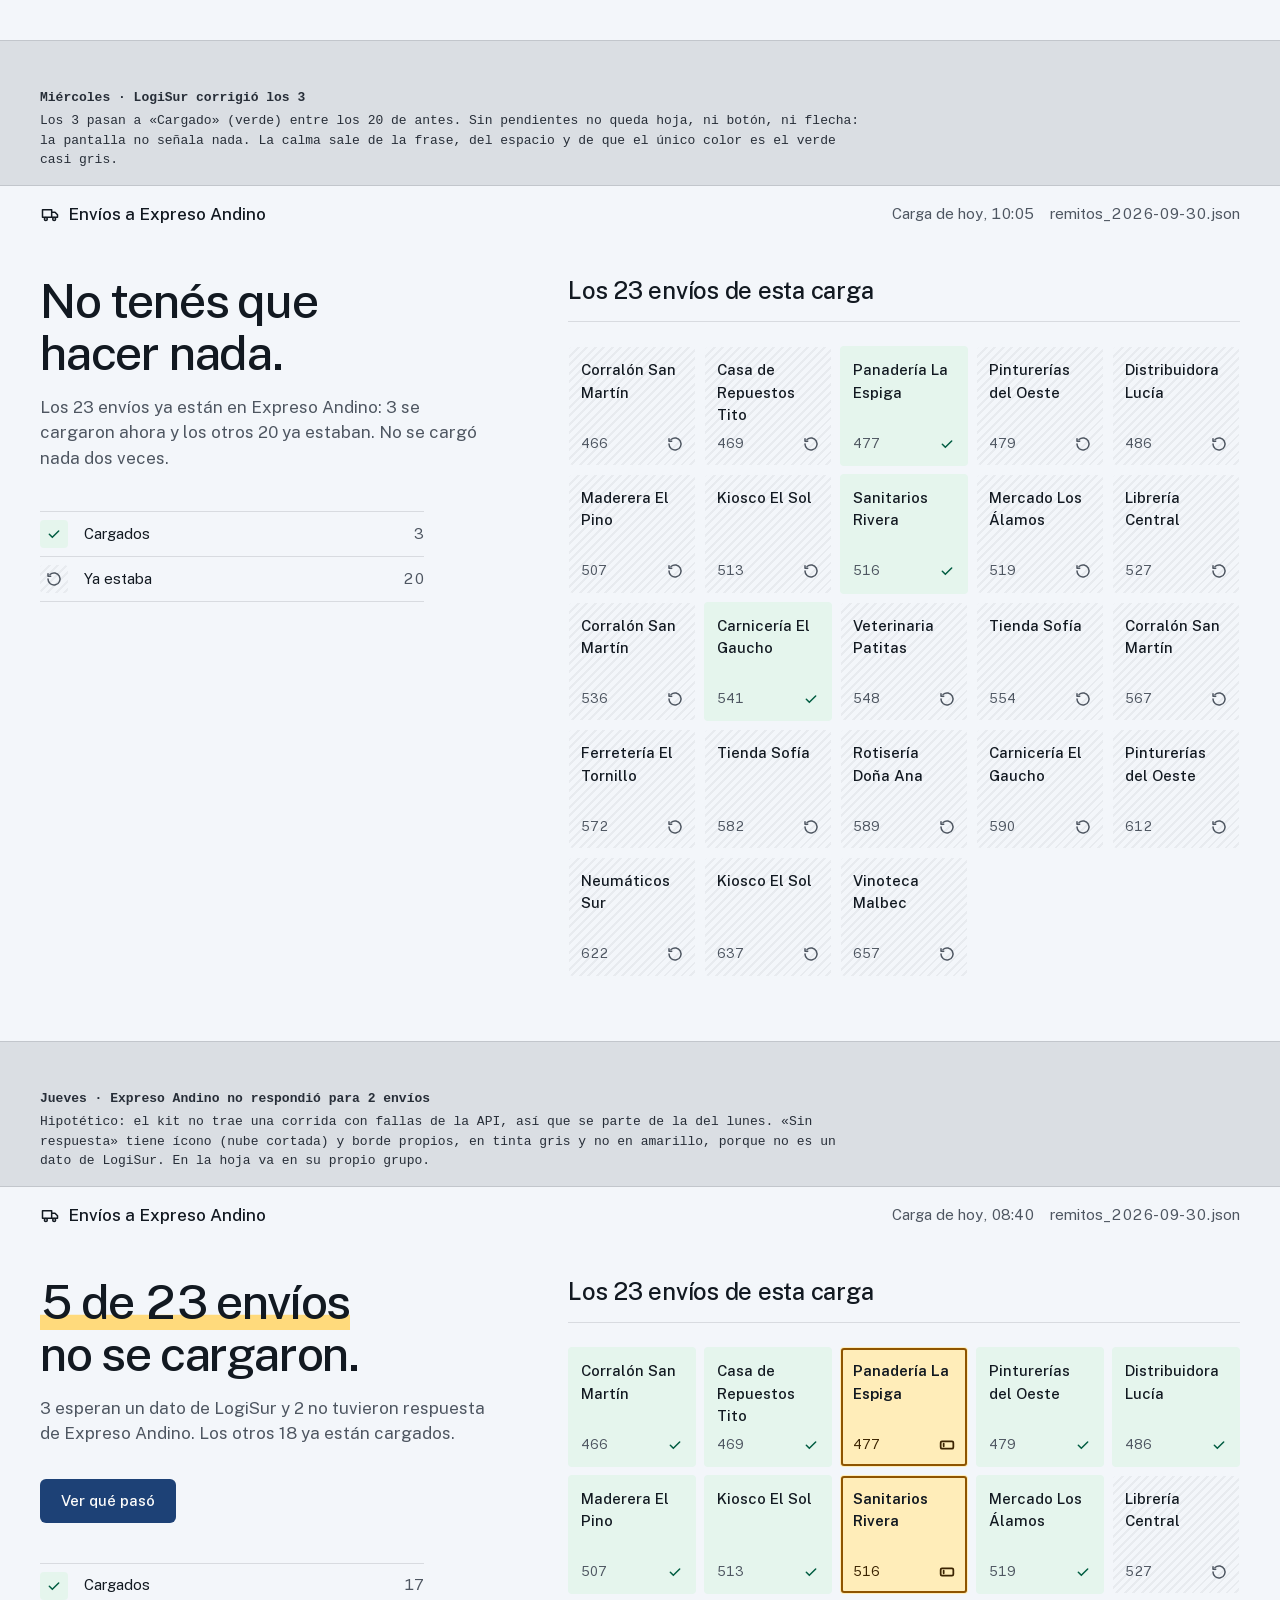
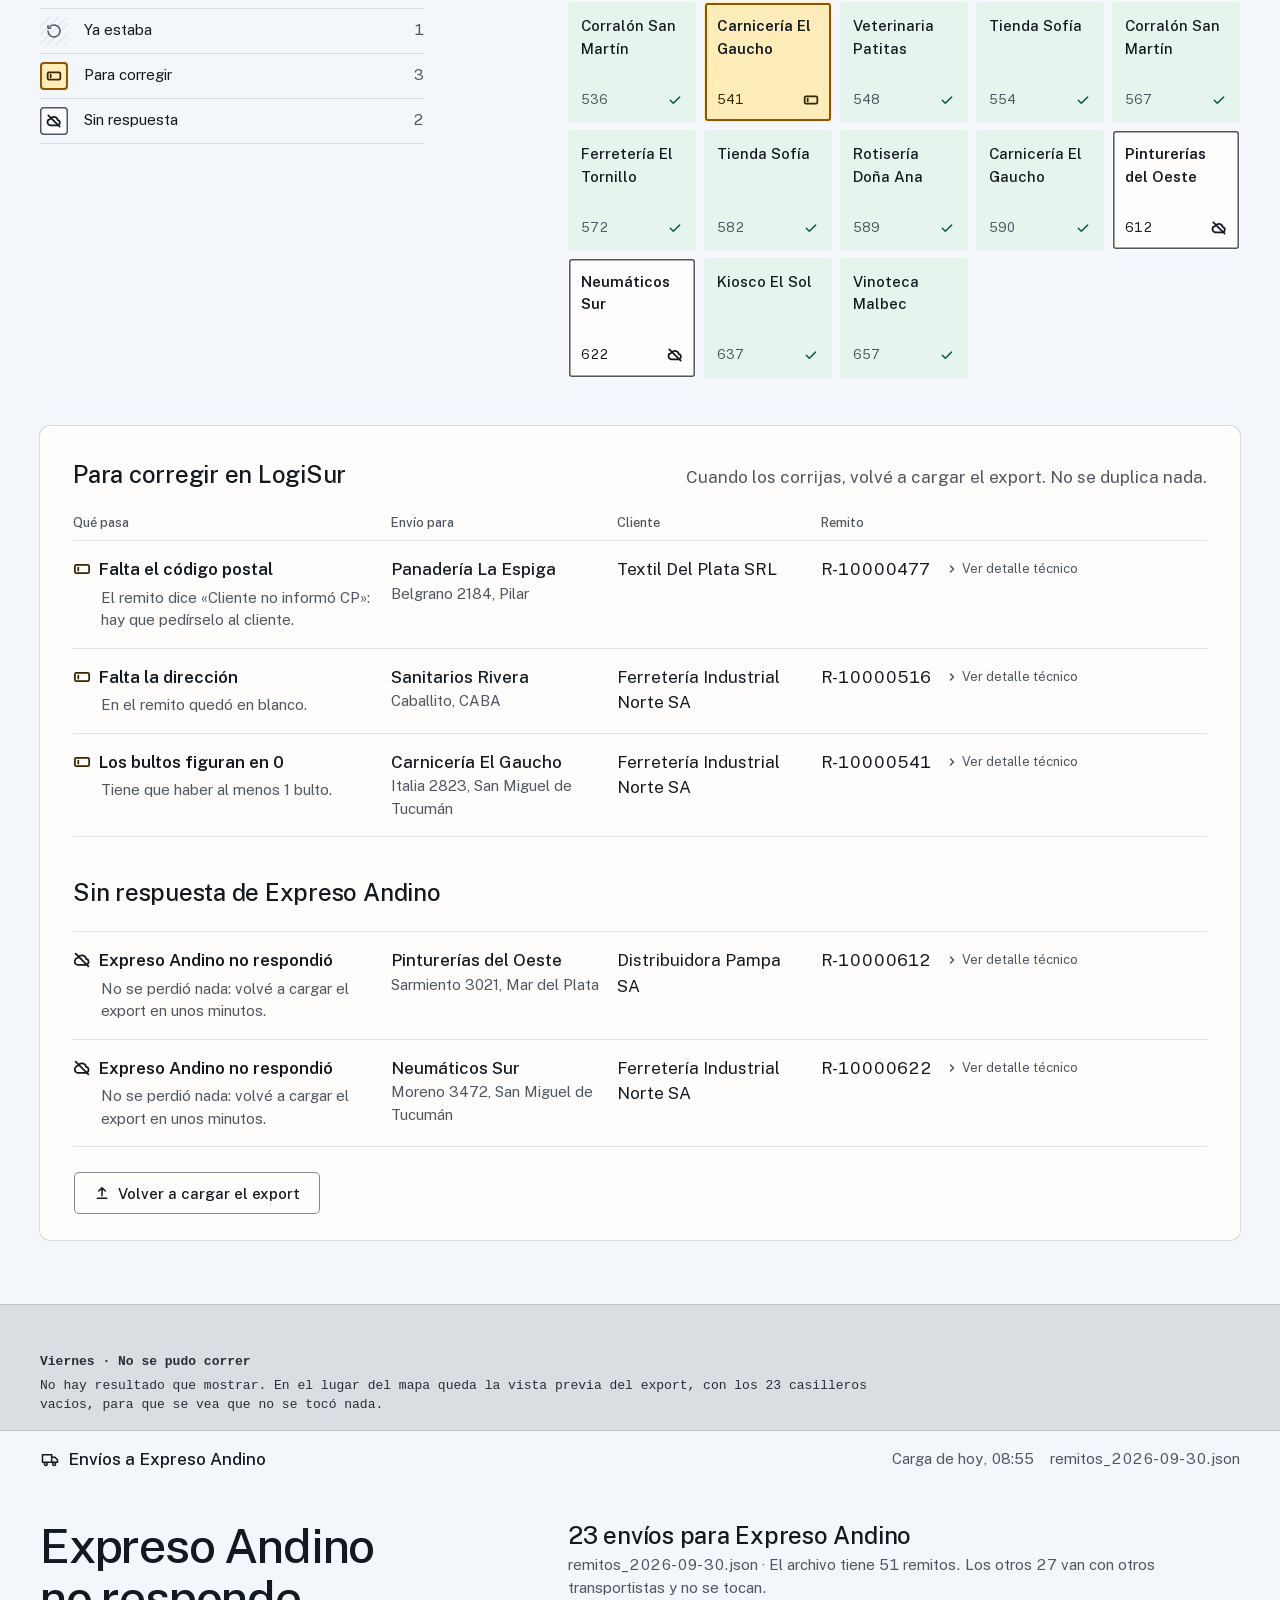
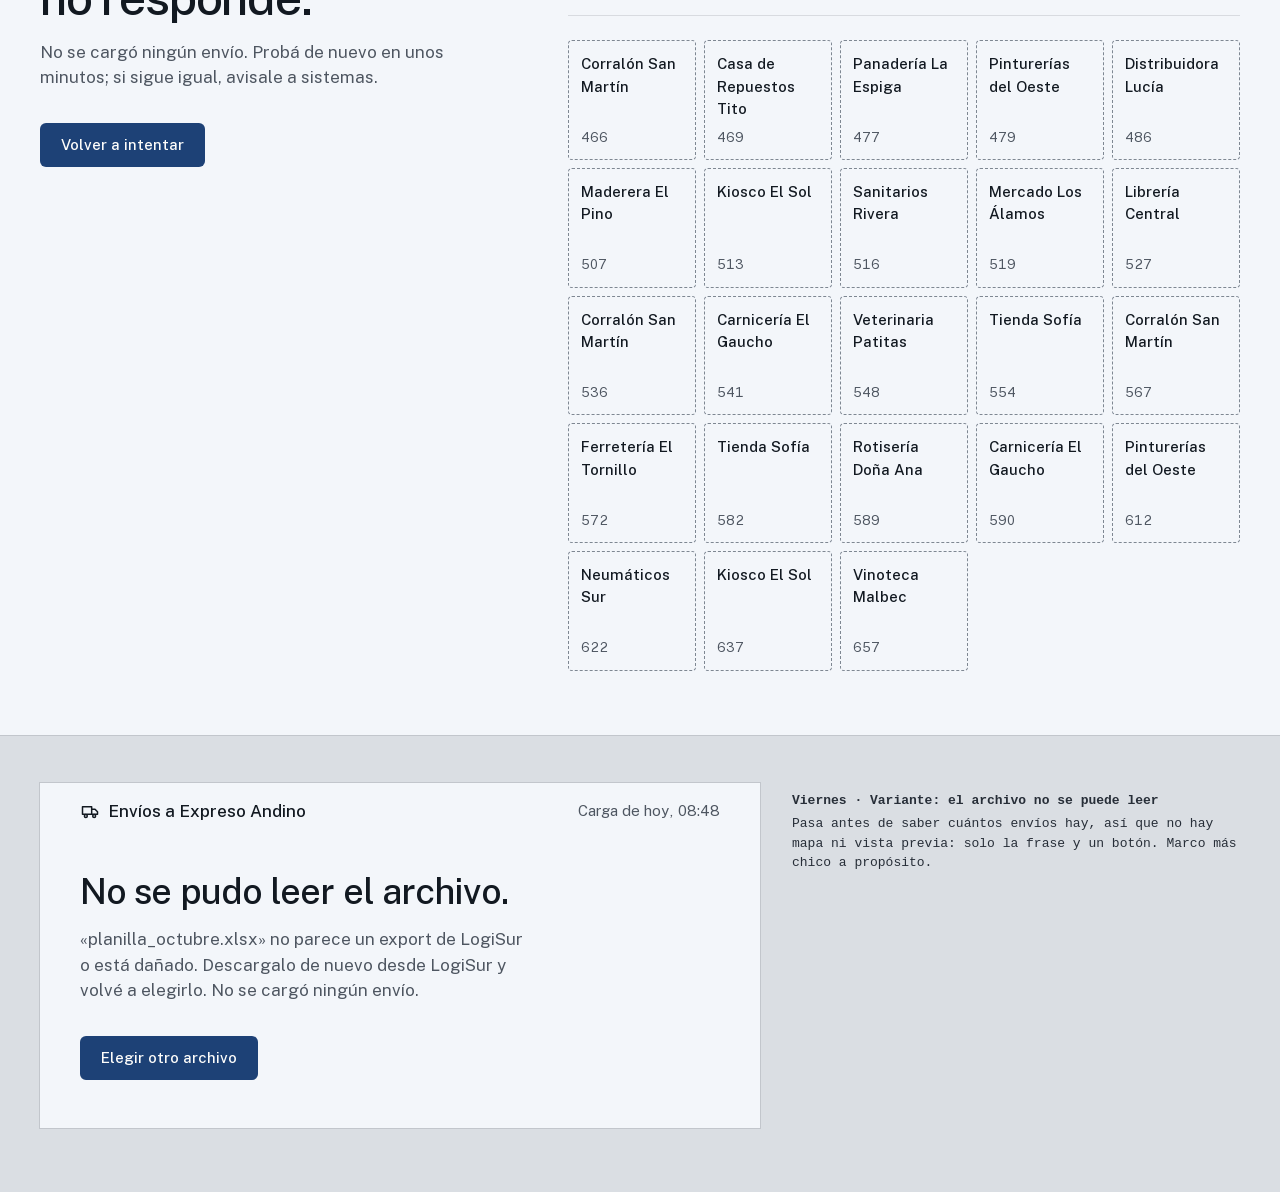
<file: design/resultado-corrida/04-estados.html>
<!doctype html>
<html lang="es-AR">
<head>
<meta charset="utf-8">
<meta name="viewport" content="width=device-width, initial-scale=1">
<title>Estados · Una semana con el panel · Expreso Andino</title>
<!--
  Embedded font: Public Sans (variable, weights 400-600), subset to Latin-1 and Spanish punctuation.
  Source: google/fonts, ofl/publicsans (PublicSans[wght].ttf). No Reserved Font Name is declared.
  The font was subset and its weight axis limited (derivative file); the licence below applies to it.

Copyright 2015 The Public Sans Project Authors (https://github.com/uswds/public-sans)

This Font Software is licensed under the SIL Open Font License, Version 1.1.
This license is copied below, and is also available with a FAQ at:
https://scripts.sil.org/OFL


* * *
SIL OPEN FONT LICENSE Version 1.1 - 26 February 2007
* * *

PREAMBLE
The goals of the Open Font License (OFL) are to stimulate worldwide
development of collaborative font projects, to support the font creation
efforts of academic and linguistic communities, and to provide a free and
open framework in which fonts may be shared and improved in partnership
with others.

The OFL allows the licensed fonts to be used, studied, modified and
redistributed freely as long as they are not sold by themselves. The
fonts, including any derivative works, can be bundled, embedded, 
redistributed and/or sold with any software provided that any reserved
names are not used by derivative works. The fonts and derivatives,
however, cannot be released under any other type of license. The
requirement for fonts to remain under this license does not apply
to any document created using the fonts or their derivatives.

DEFINITIONS
"Font Software" refers to the set of files released by the Copyright
Holder(s) under this license and clearly marked as such. This may
include source files, build scripts and documentation.

"Reserved Font Name" refers to any names specified as such after the
copyright statement(s).

"Original Version" refers to the collection of Font Software components as
distributed by the Copyright Holder(s).

"Modified Version" refers to any derivative made by adding to, deleting,
or substituting - - in part or in whole - - any of the components of the
Original Version, by changing formats or by porting the Font Software to a
new environment.

"Author" refers to any designer, engineer, programmer, technical
writer or other person who contributed to the Font Software.

PERMISSION & CONDITIONS
Permission is hereby granted, free of charge, to any person obtaining
a copy of the Font Software, to use, study, copy, merge, embed, modify,
redistribute, and sell modified and unmodified copies of the Font
Software, subject to the following conditions:

1) Neither the Font Software nor any of its individual components,
in Original or Modified Versions, may be sold by itself.

2) Original or Modified Versions of the Font Software may be bundled,
redistributed and/or sold with any software, provided that each copy
contains the above copyright notice and this license. These can be
included either as stand-alone text files, human-readable headers or
in the appropriate machine-readable metadata fields within text or
binary files as long as those fields can be easily viewed by the user.

3) No Modified Version of the Font Software may use the Reserved Font
Name(s) unless explicit written permission is granted by the corresponding
Copyright Holder. This restriction only applies to the primary font name as
presented to the users.

4) The name(s) of the Copyright Holder(s) or the Author(s) of the Font
Software shall not be used to promote, endorse or advertise any
Modified Version, except to acknowledge the contribution(s) of the
Copyright Holder(s) and the Author(s) or with their explicit written
permission.

5) The Font Software, modified or unmodified, in part or in whole,
must be distributed entirely under this license, and must not be
distributed under any other license. The requirement for fonts to
remain under this license does not apply to any document created
using the Font Software.

TERMINATION
This license becomes null and void if any of the above conditions are
not met.

DISCLAIMER
THE FONT SOFTWARE IS PROVIDED "AS IS", WITHOUT WARRANTY OF ANY KIND,
EXPRESS OR IMPLIED, INCLUDING BUT NOT LIMITED TO ANY WARRANTIES OF
MERCHANTABILITY, FITNESS FOR A PARTICULAR PURPOSE AND NONINFRINGEMENT
OF COPYRIGHT, PATENT, TRADEMARK, OR OTHER RIGHT. IN NO EVENT SHALL THE
COPYRIGHT HOLDER BE LIABLE FOR ANY CLAIM, DAMAGES OR OTHER LIABILITY,
INCLUDING ANY GENERAL, SPECIAL, INDIRECT, INCIDENTAL, OR CONSEQUENTIAL
DAMAGES, WHETHER IN AN ACTION OF CONTRACT, TORT OR OTHERWISE, ARISING
FROM, OUT OF THE USE OR INABILITY TO USE THE FONT SOFTWARE OR FROM
OTHER DEALINGS IN THE FONT SOFTWARE.
-->
<style>
  @font-face {
    font-family: "Public Sans";
    font-style: normal;
    font-weight: 400 600;
    font-display: swap;
    src: url([data-uri]) format("woff2");
  }

  :root {
    /* Remito: ink on a pad of paper, one highlighter (same tokens as 03) */
    --ground: oklch(0.972 0.006 250);
    --paper: oklch(0.995 0.003 95);
    --sunken: oklch(0.945 0.008 250);
    --text: oklch(0.21 0.02 255);
    --text-2: oklch(0.45 0.02 255);
    --hair: oklch(0.21 0.02 255 / 0.12);
    --line: oklch(0.62 0.02 255);
    --accent: oklch(0.38 0.1 258);
    --accent-hover: oklch(0.32 0.09 258);
    --ok-fill: oklch(0.955 0.02 165);
    --ok: oklch(0.42 0.09 165);
    --ok-line: oklch(0.62 0.08 165);
    --hatch: oklch(0.21 0.02 255 / 0.05);
    --attn-fill: oklch(0.95 0.07 90);
    --hl: oklch(0.9 0.12 88);
    --attn-line: oklch(0.5 0.12 70);
    --attn-ink: oklch(0.28 0.06 70);
    --attn-wash: oklch(0.965 0.05 92);
    /* New in 04. "Sin respuesta" reuses the neutral inks (no new hue); only the board gets a colour */
    --none-line: var(--text-2);
    --none-fill: var(--paper);
    /* Design annotation lives on this darker board, outside every product frame */
    --board: oklch(0.9 0.008 250);
    --note-ink: oklch(0.3 0.02 255);

    --r-xs: 2px; --r-sm: 4px; --r-md: 6px; --r-lg: 10px;
    --t-sm: 0.8125rem; --t-md: 0.9375rem; --t-base: 1.0625rem; --t-lg: 1.5rem; --t-xl: 3rem;
    --sans: "Public Sans", system-ui, sans-serif;
    --mono: ui-monospace, "SF Mono", "Cascadia Mono", "Noto Sans Mono", monospace;
    color-scheme: light;
  }
  * { box-sizing: border-box; }
  html { -webkit-font-smoothing: antialiased; -moz-osx-font-smoothing: grayscale; }
  body { margin: 0; background: var(--board); color: var(--text); font: 400 var(--t-base)/1.5 var(--sans); }
  :focus-visible { outline: 2px solid var(--accent); outline-offset: 2px; }
  h1, h2, h3 { margin: 0; text-wrap: balance; }
  p { margin: 0; text-wrap: pretty; }
  .num { font-variant-numeric: tabular-nums; }
  .vh { position: absolute; width: 1px; height: 1px; overflow: hidden; clip-path: inset(50%); white-space: nowrap; }
  .skip { position: absolute; inset-inline-start: 1rem; inset-block-start: -3rem; background: var(--text); color: var(--paper); padding: 0.5rem 1rem; border-radius: var(--r-md); }
  .skip:focus { inset-block-start: 1rem; }

  .ico { flex: none; fill: none; stroke: currentColor; stroke-width: 1.5; stroke-linecap: round; stroke-linejoin: round; }
  .ico * { vector-effect: non-scaling-stroke; }
  .ico.b { stroke-width: 1.75; }

  /* ---- Board: annotation outside the product. Mono, small, on the darker board. ---- */
  .board { max-width: 90rem; margin: 0 auto; padding: 2.5rem 0 4rem; }
  .intro, .note { font-family: var(--mono); font-size: var(--t-sm); line-height: 1.5; color: var(--note-ink); padding-inline: 2.5rem; }
  .intro h1 { font: 600 var(--t-md)/1.5 var(--mono); }
  .intro p { margin-block-start: 0.25rem; max-width: 56rem; }
  .scene { margin-block-start: 3rem; }
  .note { padding-block-end: 1rem; max-width: 70rem; }
  .note h2 { font: 600 var(--t-sm)/1.5 var(--mono); }
  .note p { margin-block-start: 0.25rem; max-width: 52rem; }
  .scene.side { display: flex; align-items: flex-start; gap: 2rem; padding-inline: 2.5rem; }
  .scene.side .note { padding-inline: 0; padding-block-start: 0.5rem; flex: 1 1 0; min-width: 0; }

  /* ---- Product frame: the result screen, full width ---- */
  .frame { background: var(--ground); box-shadow: 0 0 0 1px var(--hair); }
  .frame.small { flex: none; width: 45rem; }
  .frame.small .page { padding-block-end: 3rem; }
  .frame.small .answer h3.big { font-size: 2.25rem; }

  .top { display: flex; flex-wrap: wrap; align-items: center; justify-content: space-between; gap: 0.5rem 1rem; padding: 1rem 2.5rem; }
  .brand { display: flex; align-items: center; gap: 0.5rem; font-weight: 500; }
  .top .meta { color: var(--text-2); font-size: var(--t-md); line-height: 1.5; display: flex; gap: 1rem; flex-wrap: wrap; }
  .top .meta span { white-space: nowrap; }

  .btn {
    display: inline-flex; align-items: center; justify-content: center; gap: 0.5rem;
    min-height: 2.75rem; padding: 0 1.25rem; border-radius: var(--r-md); border: 1px solid transparent;
    font: 500 var(--t-md)/1 var(--sans); cursor: pointer; text-decoration: none;
  }
  .btn-primary { background: var(--accent); color: var(--paper); }
  .btn-quiet { background: transparent; color: var(--text); box-shadow: inset 0 0 0 1px var(--line); }

  .page { padding: 2rem 2.5rem 4rem; }
  .overview { display: grid; grid-template-columns: minmax(0, 5fr) minmax(0, 7fr); gap: 3rem; align-items: start; }
  .frame.small .overview { grid-template-columns: minmax(0, 1fr); }
  .answer h3.big { font-size: var(--t-xl); line-height: 1.08; letter-spacing: -0.025em; font-weight: 500; }
  .answer .hl { box-shadow: inset 0 -0.32em 0 var(--hl); -webkit-box-decoration-break: clone; box-decoration-break: clone; }
  .answer .sub { margin-block-start: 1rem; color: var(--text-2); max-width: 28rem; }
  .answer .actions { margin-block-start: 2rem; display: flex; flex-wrap: wrap; gap: 1rem; align-items: center; }

  .legend { list-style: none; margin: 2.5rem 0 0; padding: 0; max-width: 24rem; border-block-start: 1px solid var(--hair); }
  .legend li { display: grid; grid-template-columns: 1.75rem 1fr auto; gap: 1rem; align-items: center; padding-block: 0.5rem; border-block-end: 1px solid var(--hair); font-size: var(--t-md); line-height: 1.5; }
  .legend .n { color: var(--text-2); text-align: end; min-width: 2ch; }
  .sw { position: relative; isolation: isolate; width: 1.75rem; height: 1.75rem; border-radius: var(--r-sm); display: grid; place-items: center; }
  .sw.ok { background: var(--ok-fill); color: var(--ok); }
  .sw.prev { color: var(--text-2); background-image: repeating-linear-gradient(135deg, var(--hatch) 0 2px, transparent 2px 6px); }
  .sw.fix { background: var(--attn-fill); color: var(--attn-ink); box-shadow: inset 0 0 0 2px var(--attn-line); }
  .sw.none { background: var(--none-fill); color: var(--text); box-shadow: inset 0 0 0 1.5px var(--none-line); }

  .map-head { padding-block-end: 1rem; border-block-end: 1px solid var(--hair); }
  .map-head h3, .sec { font-size: var(--t-lg); line-height: 1.25; font-weight: 500; letter-spacing: -0.01em; }
  .map-head p { margin-block-start: 0.25rem; color: var(--text-2); font-size: var(--t-md); line-height: 1.5; max-width: 40rem; }

  .map { list-style: none; margin: 1.5rem 0 0; padding: 0; display: grid; grid-template-columns: repeat(auto-fill, minmax(8rem, 1fr)); gap: 0.5rem; grid-auto-rows: 1fr; }
  .tile {
    position: relative; isolation: isolate; min-height: 5.5rem; padding: 0.75rem;
    display: flex; flex-direction: column; justify-content: space-between; gap: 0.5rem;
    border-radius: var(--r-sm); border: 1px solid transparent; color: var(--text);
    box-shadow: inset 0 0 0 var(--ring-in, 0px) var(--attn-line);
  }
  .tile .name { font-size: var(--t-md); line-height: 1.5; font-weight: 500; overflow-wrap: anywhere; }
  .tile .row { display: flex; justify-content: space-between; align-items: center; gap: 0.5rem; font-size: var(--t-sm); line-height: 1.4; color: var(--text-2); }
  .tile.ok { background: var(--ok-fill); }
  .tile.ok .row svg { color: var(--ok); }
  .tile.prev { background: transparent; }
  .tile.fix { background: var(--attn-fill); --ring-in: 2px; }
  .tile.fix .name { font-weight: 600; }
  .tile.fix .row { color: var(--attn-ink); }
  /* Sin respuesta: not LogiSur's fault, so no amber. Paper fill, thinner neutral ink ring, own icon, name in 600 like every tile that needs a person */
  .tile.none { background: var(--none-fill); box-shadow: inset 0 0 0 1.5px var(--none-line); }
  .tile.none .name { font-weight: 600; }
  .tile.none .row { color: var(--text); }
  .tile .hatch { position: absolute; inset: 0; z-index: -1; border-radius: inherit; pointer-events: none; background-image: repeating-linear-gradient(135deg, var(--hatch) 0 2px, transparent 2px 6px); }
  /* Nothing was loaded: the slot is empty, as in 03 while the upload has not started */
  .tile.empty { background: var(--ground); }
  .tile.empty::before { content: ""; position: absolute; inset: -1px; border-radius: inherit; border: 1.5px dashed var(--line); pointer-events: none; }

  .fixes { margin-block-start: 3rem; }
  .sheet { background: var(--paper); border: 1px solid transparent; border-radius: var(--r-lg); box-shadow: 0 0 0 1px var(--hair); padding: 2rem 2rem 1.5rem; }
  .fixes-head { display: flex; justify-content: space-between; align-items: baseline; gap: 1rem 2rem; flex-wrap: wrap; }
  .fixes-head p { color: var(--text-2); max-width: 40rem; }
  .group + .group { margin-block-start: 2.5rem; }
  .fix-table { width: 100%; margin-block-start: 1.5rem; border-collapse: collapse; table-layout: fixed; }
  .fix-table .num { white-space: nowrap; }
  .fix-table th { text-align: start; font-weight: 500; font-size: var(--t-sm); line-height: 1.4; color: var(--text-2); padding: 0 1rem 0.5rem 0; }
  .fix-table td { padding: 1rem 1rem 1rem 0; border-block-start: 1px solid var(--hair); vertical-align: top; overflow-wrap: anywhere; }
  .fix-table tr:last-child td { border-block-end: 1px solid var(--hair); }
  .what { display: flex; gap: 0.5rem; align-items: flex-start; font-weight: 600; }
  .what svg { color: var(--attn-ink); margin-block-start: 0.2rem; }
  .what.none svg { color: var(--text); }
  .why { margin-block-start: 0.25rem; padding-inline-start: 1.75rem; color: var(--text-2); font-size: var(--t-md); line-height: 1.5; font-weight: 400; }
  .who { font-weight: 500; }
  .who-sub { color: var(--text-2); font-size: var(--t-md); line-height: 1.5; }
  .sheet-actions { margin-block-start: 1.5rem; display: flex; gap: 1rem; flex-wrap: wrap; align-items: center; }

  details.tech summary { cursor: pointer; color: var(--text-2); font-size: var(--t-sm); line-height: 1.4; list-style: none; display: inline-flex; align-items: center; gap: 0.25rem; white-space: nowrap; }
  details.tech summary::-webkit-details-marker { display: none; }
  details[open].tech summary svg { transform: rotate(90deg); }
  .tech-body { margin-block-start: 0.5rem; padding: 0.5rem 0.75rem; border-radius: var(--r-sm); background: var(--sunken); font: 400 var(--t-sm)/1.4 var(--mono); max-width: 24rem; white-space: normal; overflow-wrap: break-word; }

  @media (forced-colors: active) {
    .tile.fix { border-width: 3px; padding: calc(0.75rem - 2px); }
    .tile.none { border: 2px solid CanvasText; padding: calc(0.75rem - 1px); }
    .tile.empty { border-style: dashed; }
    .sw { border: 1px solid CanvasText; }
    .sw.fix { border-width: 3px; }
    .sw.none { border-width: 2px; }
  }
</style>
</head>
<body>
<a class="skip" href="#s1">Ir al primer estado</a>
<main class="board">
  <header class="intro">
    <h1>Estados · Una semana con el panel</h1>
    <p>Cuatro estados de la pantalla de resultado con los datos del kit. Lo que está dentro de cada marco es el producto; esta tipografía chica y gris sobre fondo oscuro es anotación de diseño. Estático: la carga en vivo está en 03.</p>
  </header>

  <section class="scene" aria-labelledby="s1">
    <div class="note"><h2 id="s1">Martes · Segunda carga, nada nuevo</h2><p>Se vuelve a cargar el mismo export. Los 20 que ya estaban aparecen como «Ya estaba», no como nuevos, y los 3 sin corregir siguen igual. Se ve que no se duplicó nada. Cargados: 0, por eso la leyenda no lo lista.</p></div>
    <div class="frame" role="group" aria-label="Pantalla de resultado">
      <div class="top">
    <div class="brand">
      <svg class="ico" width="20" height="20" viewBox="0 0 24 24" aria-hidden="true"><path d="M3 7h11v9H3zM14 10h4l3 3v3h-7"/><circle cx="7" cy="18" r="1.75"/><circle cx="17" cy="18" r="1.75"/></svg>
      Envíos a Expreso Andino
    </div>
    <p class="meta num"><span>Carga de hoy, 09:12</span><span>remitos_2026-09-30.json</span></p>
      </div>
      <div class="page">
        <div class="overview">
        <div class="answer">
          <h3 class="big"><span class="hl num">3 de 23 envíos</span> esperan un dato de LogiSur.</h3>
          <p class="sub">Los otros 20 ya estaban en Expreso Andino desde una carga anterior. No se cargó nada dos veces.</p>
          <div class="actions"><a class="btn btn-primary" href="#s1-fix">Ver qué falta</a></div>
      <ul class="legend num" aria-label="Resumen por estado">
        <li><span class="sw prev"><svg class="ico" width="16" height="16" viewBox="0 0 24 24" aria-hidden="true"><path d="M3 12a9 9 0 1 0 3-6.7M3 4v4h4"/></svg></span><span>Ya estaba</span><span class="n">20</span></li>
        <li><span class="sw fix"><svg class="ico b" width="16" height="16" viewBox="0 0 24 24" aria-hidden="true"><rect x="2.5" y="6.5" width="19" height="11" rx="2"/><path d="M7 10v4"/></svg></span><span>Para corregir</span><span class="n">3</span></li>
      </ul>
        </div>
        <section class="map-section" aria-labelledby="s1-map">
          <div class="map-head">
            <h3 id="s1-map">Los 23 envíos de esta carga</h3>
          </div>
          <ul class="map" aria-label="Envíos de la carga, en orden de remito">
        <li class="tile prev"><span class="hatch" aria-hidden="true"></span><span class="name">Corralón San Martín</span><span class="row num" aria-hidden="true"><span>466</span><svg class="ico" width="16" height="16" viewBox="0 0 24 24" aria-hidden="true"><path d="M3 12a9 9 0 1 0 3-6.7M3 4v4h4"/></svg></span><span class="vh">R-10000466: Ya estaba</span></li>
        <li class="tile prev"><span class="hatch" aria-hidden="true"></span><span class="name">Casa de Repuestos Tito</span><span class="row num" aria-hidden="true"><span>469</span><svg class="ico" width="16" height="16" viewBox="0 0 24 24" aria-hidden="true"><path d="M3 12a9 9 0 1 0 3-6.7M3 4v4h4"/></svg></span><span class="vh">R-10000469: Ya estaba</span></li>
        <li class="tile fix"><span class="name">Panadería La Espiga</span><span class="row num" aria-hidden="true"><span>477</span><svg class="ico b" width="16" height="16" viewBox="0 0 24 24" aria-hidden="true"><rect x="2.5" y="6.5" width="19" height="11" rx="2"/><path d="M7 10v4"/></svg></span><span class="vh">R-10000477: Para corregir</span></li>
        <li class="tile prev"><span class="hatch" aria-hidden="true"></span><span class="name">Pinturerías del Oeste</span><span class="row num" aria-hidden="true"><span>479</span><svg class="ico" width="16" height="16" viewBox="0 0 24 24" aria-hidden="true"><path d="M3 12a9 9 0 1 0 3-6.7M3 4v4h4"/></svg></span><span class="vh">R-10000479: Ya estaba</span></li>
        <li class="tile prev"><span class="hatch" aria-hidden="true"></span><span class="name">Distribuidora Lucía</span><span class="row num" aria-hidden="true"><span>486</span><svg class="ico" width="16" height="16" viewBox="0 0 24 24" aria-hidden="true"><path d="M3 12a9 9 0 1 0 3-6.7M3 4v4h4"/></svg></span><span class="vh">R-10000486: Ya estaba</span></li>
        <li class="tile prev"><span class="hatch" aria-hidden="true"></span><span class="name">Maderera El Pino</span><span class="row num" aria-hidden="true"><span>507</span><svg class="ico" width="16" height="16" viewBox="0 0 24 24" aria-hidden="true"><path d="M3 12a9 9 0 1 0 3-6.7M3 4v4h4"/></svg></span><span class="vh">R-10000507: Ya estaba</span></li>
        <li class="tile prev"><span class="hatch" aria-hidden="true"></span><span class="name">Kiosco El Sol</span><span class="row num" aria-hidden="true"><span>513</span><svg class="ico" width="16" height="16" viewBox="0 0 24 24" aria-hidden="true"><path d="M3 12a9 9 0 1 0 3-6.7M3 4v4h4"/></svg></span><span class="vh">R-10000513: Ya estaba</span></li>
        <li class="tile fix"><span class="name">Sanitarios Rivera</span><span class="row num" aria-hidden="true"><span>516</span><svg class="ico b" width="16" height="16" viewBox="0 0 24 24" aria-hidden="true"><rect x="2.5" y="6.5" width="19" height="11" rx="2"/><path d="M7 10v4"/></svg></span><span class="vh">R-10000516: Para corregir</span></li>
        <li class="tile prev"><span class="hatch" aria-hidden="true"></span><span class="name">Mercado Los Álamos</span><span class="row num" aria-hidden="true"><span>519</span><svg class="ico" width="16" height="16" viewBox="0 0 24 24" aria-hidden="true"><path d="M3 12a9 9 0 1 0 3-6.7M3 4v4h4"/></svg></span><span class="vh">R-10000519: Ya estaba</span></li>
        <li class="tile prev"><span class="hatch" aria-hidden="true"></span><span class="name">Librería Central</span><span class="row num" aria-hidden="true"><span>527</span><svg class="ico" width="16" height="16" viewBox="0 0 24 24" aria-hidden="true"><path d="M3 12a9 9 0 1 0 3-6.7M3 4v4h4"/></svg></span><span class="vh">R-10000527: Ya estaba</span></li>
        <li class="tile prev"><span class="hatch" aria-hidden="true"></span><span class="name">Corralón San Martín</span><span class="row num" aria-hidden="true"><span>536</span><svg class="ico" width="16" height="16" viewBox="0 0 24 24" aria-hidden="true"><path d="M3 12a9 9 0 1 0 3-6.7M3 4v4h4"/></svg></span><span class="vh">R-10000536: Ya estaba</span></li>
        <li class="tile fix"><span class="name">Carnicería El Gaucho</span><span class="row num" aria-hidden="true"><span>541</span><svg class="ico b" width="16" height="16" viewBox="0 0 24 24" aria-hidden="true"><rect x="2.5" y="6.5" width="19" height="11" rx="2"/><path d="M7 10v4"/></svg></span><span class="vh">R-10000541: Para corregir</span></li>
        <li class="tile prev"><span class="hatch" aria-hidden="true"></span><span class="name">Veterinaria Patitas</span><span class="row num" aria-hidden="true"><span>548</span><svg class="ico" width="16" height="16" viewBox="0 0 24 24" aria-hidden="true"><path d="M3 12a9 9 0 1 0 3-6.7M3 4v4h4"/></svg></span><span class="vh">R-10000548: Ya estaba</span></li>
        <li class="tile prev"><span class="hatch" aria-hidden="true"></span><span class="name">Tienda Sofía</span><span class="row num" aria-hidden="true"><span>554</span><svg class="ico" width="16" height="16" viewBox="0 0 24 24" aria-hidden="true"><path d="M3 12a9 9 0 1 0 3-6.7M3 4v4h4"/></svg></span><span class="vh">R-10000554: Ya estaba</span></li>
        <li class="tile prev"><span class="hatch" aria-hidden="true"></span><span class="name">Corralón San Martín</span><span class="row num" aria-hidden="true"><span>567</span><svg class="ico" width="16" height="16" viewBox="0 0 24 24" aria-hidden="true"><path d="M3 12a9 9 0 1 0 3-6.7M3 4v4h4"/></svg></span><span class="vh">R-10000567: Ya estaba</span></li>
        <li class="tile prev"><span class="hatch" aria-hidden="true"></span><span class="name">Ferretería El Tornillo</span><span class="row num" aria-hidden="true"><span>572</span><svg class="ico" width="16" height="16" viewBox="0 0 24 24" aria-hidden="true"><path d="M3 12a9 9 0 1 0 3-6.7M3 4v4h4"/></svg></span><span class="vh">R-10000572: Ya estaba</span></li>
        <li class="tile prev"><span class="hatch" aria-hidden="true"></span><span class="name">Tienda Sofía</span><span class="row num" aria-hidden="true"><span>582</span><svg class="ico" width="16" height="16" viewBox="0 0 24 24" aria-hidden="true"><path d="M3 12a9 9 0 1 0 3-6.7M3 4v4h4"/></svg></span><span class="vh">R-10000582: Ya estaba</span></li>
        <li class="tile prev"><span class="hatch" aria-hidden="true"></span><span class="name">Rotisería Doña Ana</span><span class="row num" aria-hidden="true"><span>589</span><svg class="ico" width="16" height="16" viewBox="0 0 24 24" aria-hidden="true"><path d="M3 12a9 9 0 1 0 3-6.7M3 4v4h4"/></svg></span><span class="vh">R-10000589: Ya estaba</span></li>
        <li class="tile prev"><span class="hatch" aria-hidden="true"></span><span class="name">Carnicería El Gaucho</span><span class="row num" aria-hidden="true"><span>590</span><svg class="ico" width="16" height="16" viewBox="0 0 24 24" aria-hidden="true"><path d="M3 12a9 9 0 1 0 3-6.7M3 4v4h4"/></svg></span><span class="vh">R-10000590: Ya estaba</span></li>
        <li class="tile prev"><span class="hatch" aria-hidden="true"></span><span class="name">Pinturerías del Oeste</span><span class="row num" aria-hidden="true"><span>612</span><svg class="ico" width="16" height="16" viewBox="0 0 24 24" aria-hidden="true"><path d="M3 12a9 9 0 1 0 3-6.7M3 4v4h4"/></svg></span><span class="vh">R-10000612: Ya estaba</span></li>
        <li class="tile prev"><span class="hatch" aria-hidden="true"></span><span class="name">Neumáticos Sur</span><span class="row num" aria-hidden="true"><span>622</span><svg class="ico" width="16" height="16" viewBox="0 0 24 24" aria-hidden="true"><path d="M3 12a9 9 0 1 0 3-6.7M3 4v4h4"/></svg></span><span class="vh">R-10000622: Ya estaba</span></li>
        <li class="tile prev"><span class="hatch" aria-hidden="true"></span><span class="name">Kiosco El Sol</span><span class="row num" aria-hidden="true"><span>637</span><svg class="ico" width="16" height="16" viewBox="0 0 24 24" aria-hidden="true"><path d="M3 12a9 9 0 1 0 3-6.7M3 4v4h4"/></svg></span><span class="vh">R-10000637: Ya estaba</span></li>
        <li class="tile prev"><span class="hatch" aria-hidden="true"></span><span class="name">Vinoteca Malbec</span><span class="row num" aria-hidden="true"><span>657</span><svg class="ico" width="16" height="16" viewBox="0 0 24 24" aria-hidden="true"><path d="M3 12a9 9 0 1 0 3-6.7M3 4v4h4"/></svg></span><span class="vh">R-10000657: Ya estaba</span></li>
          </ul>
        </section>
        </div>
    <section class="fixes" id="s1-fix" aria-labelledby="s1-fix-t">
      <div class="sheet">
        <div class="group">
          <div class="fixes-head">
            <h3 class="sec" id="s1-fix-t">Para corregir en LogiSur</h3>
            <p>Cuando los corrijas, volvé a cargar el export. No se duplica nada.</p>
          </div>
          <table class="fix-table" aria-labelledby="s1-fix-t">
            <colgroup><col style="width:28%"><col style="width:20%"><col style="width:18%"><col style="width:11%"><col style="width:23%"></colgroup>
            <thead><tr><th scope="col">Qué pasa</th><th scope="col">Envío para</th><th scope="col">Cliente</th><th scope="col">Remito</th><th scope="col"><span class="vh">Detalle técnico</span></th></tr></thead>
            <tbody>
          <tr>
            <td><div class="what"><svg class="ico b" width="18" height="18" viewBox="0 0 24 24" aria-hidden="true"><rect x="2.5" y="6.5" width="19" height="11" rx="2"/><path d="M7 10v4"/></svg>Falta el código postal</div><p class="why">El remito dice «Cliente no informó CP»: hay que pedírselo al cliente.</p></td>
            <td><div class="who">Panadería La Espiga</div><div class="who-sub">Belgrano 2184, Pilar</div></td>
            <td>Textil Del Plata SRL</td>
            <td class="num">R-10000477</td>
            <td><details class="tech"><summary><svg class="ico" width="12" height="12" viewBox="0 0 24 24" aria-hidden="true"><path d="M9 6l6 6-6 6"/></svg>Ver detalle técnico<span class="vh"> de R-10000477</span></summary><div class="tech-body">HTTP 422 · destinatario.codigo_postal: required non-empty string</div></details></td>
          </tr>
          <tr>
            <td><div class="what"><svg class="ico b" width="18" height="18" viewBox="0 0 24 24" aria-hidden="true"><rect x="2.5" y="6.5" width="19" height="11" rx="2"/><path d="M7 10v4"/></svg>Falta la dirección</div><p class="why">En el remito quedó en blanco.</p></td>
            <td><div class="who">Sanitarios Rivera</div><div class="who-sub">Caballito, CABA</div></td>
            <td>Ferretería Industrial Norte SA</td>
            <td class="num">R-10000516</td>
            <td><details class="tech"><summary><svg class="ico" width="12" height="12" viewBox="0 0 24 24" aria-hidden="true"><path d="M9 6l6 6-6 6"/></svg>Ver detalle técnico<span class="vh"> de R-10000516</span></summary><div class="tech-body">HTTP 422 · destinatario.direccion: required non-empty string</div></details></td>
          </tr>
          <tr>
            <td><div class="what"><svg class="ico b" width="18" height="18" viewBox="0 0 24 24" aria-hidden="true"><rect x="2.5" y="6.5" width="19" height="11" rx="2"/><path d="M7 10v4"/></svg>Los bultos figuran en 0</div><p class="why">Tiene que haber al menos 1 bulto.</p></td>
            <td><div class="who">Carnicería El Gaucho</div><div class="who-sub">Italia 2823, San Miguel de Tucumán</div></td>
            <td>Ferretería Industrial Norte SA</td>
            <td class="num">R-10000541</td>
            <td><details class="tech"><summary><svg class="ico" width="12" height="12" viewBox="0 0 24 24" aria-hidden="true"><path d="M9 6l6 6-6 6"/></svg>Ver detalle técnico<span class="vh"> de R-10000541</span></summary><div class="tech-body">HTTP 422 · bultos: integer &gt;= 1</div></details></td>
          </tr>
            </tbody>
          </table>
        </div>
        <div class="sheet-actions">
          <a class="btn btn-quiet" href="#"><svg class="ico" width="16" height="16" viewBox="0 0 24 24" aria-hidden="true"><path d="M12 16V4M7 9l5-5 5 5M5 20h14"/></svg>Volver a cargar el export</a>
        </div>
      </div>
    </section>
      </div>
    </div>
  </section>

  <section class="scene" aria-labelledby="s2">
    <div class="note"><h2 id="s2">Miércoles · LogiSur corrigió los 3</h2><p>Los 3 pasan a «Cargado» (verde) entre los 20 de antes. Sin pendientes no queda hoja, ni botón, ni flecha: la pantalla no señala nada. La calma sale de la frase, del espacio y de que el único color es el verde casi gris.</p></div>
    <div class="frame" role="group" aria-label="Pantalla de resultado">
      <div class="top">
    <div class="brand">
      <svg class="ico" width="20" height="20" viewBox="0 0 24 24" aria-hidden="true"><path d="M3 7h11v9H3zM14 10h4l3 3v3h-7"/><circle cx="7" cy="18" r="1.75"/><circle cx="17" cy="18" r="1.75"/></svg>
      Envíos a Expreso Andino
    </div>
    <p class="meta num"><span>Carga de hoy, 10:05</span><span>remitos_2026-09-30.json</span></p>
      </div>
      <div class="page">
        <div class="overview">
        <div class="answer">
          <h3 class="big">No tenés que hacer nada.</h3>
          <p class="sub">Los 23 envíos ya están en Expreso Andino: 3 se cargaron ahora y los otros 20 ya estaban. No se cargó nada dos veces.</p>
      <ul class="legend num" aria-label="Resumen por estado">
        <li><span class="sw ok"><svg class="ico" width="16" height="16" viewBox="0 0 24 24" aria-hidden="true"><path d="M5 12.5l4.5 4.5L19 7.5"/></svg></span><span>Cargados</span><span class="n">3</span></li>
        <li><span class="sw prev"><svg class="ico" width="16" height="16" viewBox="0 0 24 24" aria-hidden="true"><path d="M3 12a9 9 0 1 0 3-6.7M3 4v4h4"/></svg></span><span>Ya estaba</span><span class="n">20</span></li>
      </ul>
        </div>
        <section class="map-section" aria-labelledby="s2-map">
          <div class="map-head">
            <h3 id="s2-map">Los 23 envíos de esta carga</h3>
          </div>
          <ul class="map" aria-label="Envíos de la carga, en orden de remito">
        <li class="tile prev"><span class="hatch" aria-hidden="true"></span><span class="name">Corralón San Martín</span><span class="row num" aria-hidden="true"><span>466</span><svg class="ico" width="16" height="16" viewBox="0 0 24 24" aria-hidden="true"><path d="M3 12a9 9 0 1 0 3-6.7M3 4v4h4"/></svg></span><span class="vh">R-10000466: Ya estaba</span></li>
        <li class="tile prev"><span class="hatch" aria-hidden="true"></span><span class="name">Casa de Repuestos Tito</span><span class="row num" aria-hidden="true"><span>469</span><svg class="ico" width="16" height="16" viewBox="0 0 24 24" aria-hidden="true"><path d="M3 12a9 9 0 1 0 3-6.7M3 4v4h4"/></svg></span><span class="vh">R-10000469: Ya estaba</span></li>
        <li class="tile ok"><span class="name">Panadería La Espiga</span><span class="row num" aria-hidden="true"><span>477</span><svg class="ico" width="16" height="16" viewBox="0 0 24 24" aria-hidden="true"><path d="M5 12.5l4.5 4.5L19 7.5"/></svg></span><span class="vh">R-10000477: Cargado</span></li>
        <li class="tile prev"><span class="hatch" aria-hidden="true"></span><span class="name">Pinturerías del Oeste</span><span class="row num" aria-hidden="true"><span>479</span><svg class="ico" width="16" height="16" viewBox="0 0 24 24" aria-hidden="true"><path d="M3 12a9 9 0 1 0 3-6.7M3 4v4h4"/></svg></span><span class="vh">R-10000479: Ya estaba</span></li>
        <li class="tile prev"><span class="hatch" aria-hidden="true"></span><span class="name">Distribuidora Lucía</span><span class="row num" aria-hidden="true"><span>486</span><svg class="ico" width="16" height="16" viewBox="0 0 24 24" aria-hidden="true"><path d="M3 12a9 9 0 1 0 3-6.7M3 4v4h4"/></svg></span><span class="vh">R-10000486: Ya estaba</span></li>
        <li class="tile prev"><span class="hatch" aria-hidden="true"></span><span class="name">Maderera El Pino</span><span class="row num" aria-hidden="true"><span>507</span><svg class="ico" width="16" height="16" viewBox="0 0 24 24" aria-hidden="true"><path d="M3 12a9 9 0 1 0 3-6.7M3 4v4h4"/></svg></span><span class="vh">R-10000507: Ya estaba</span></li>
        <li class="tile prev"><span class="hatch" aria-hidden="true"></span><span class="name">Kiosco El Sol</span><span class="row num" aria-hidden="true"><span>513</span><svg class="ico" width="16" height="16" viewBox="0 0 24 24" aria-hidden="true"><path d="M3 12a9 9 0 1 0 3-6.7M3 4v4h4"/></svg></span><span class="vh">R-10000513: Ya estaba</span></li>
        <li class="tile ok"><span class="name">Sanitarios Rivera</span><span class="row num" aria-hidden="true"><span>516</span><svg class="ico" width="16" height="16" viewBox="0 0 24 24" aria-hidden="true"><path d="M5 12.5l4.5 4.5L19 7.5"/></svg></span><span class="vh">R-10000516: Cargado</span></li>
        <li class="tile prev"><span class="hatch" aria-hidden="true"></span><span class="name">Mercado Los Álamos</span><span class="row num" aria-hidden="true"><span>519</span><svg class="ico" width="16" height="16" viewBox="0 0 24 24" aria-hidden="true"><path d="M3 12a9 9 0 1 0 3-6.7M3 4v4h4"/></svg></span><span class="vh">R-10000519: Ya estaba</span></li>
        <li class="tile prev"><span class="hatch" aria-hidden="true"></span><span class="name">Librería Central</span><span class="row num" aria-hidden="true"><span>527</span><svg class="ico" width="16" height="16" viewBox="0 0 24 24" aria-hidden="true"><path d="M3 12a9 9 0 1 0 3-6.7M3 4v4h4"/></svg></span><span class="vh">R-10000527: Ya estaba</span></li>
        <li class="tile prev"><span class="hatch" aria-hidden="true"></span><span class="name">Corralón San Martín</span><span class="row num" aria-hidden="true"><span>536</span><svg class="ico" width="16" height="16" viewBox="0 0 24 24" aria-hidden="true"><path d="M3 12a9 9 0 1 0 3-6.7M3 4v4h4"/></svg></span><span class="vh">R-10000536: Ya estaba</span></li>
        <li class="tile ok"><span class="name">Carnicería El Gaucho</span><span class="row num" aria-hidden="true"><span>541</span><svg class="ico" width="16" height="16" viewBox="0 0 24 24" aria-hidden="true"><path d="M5 12.5l4.5 4.5L19 7.5"/></svg></span><span class="vh">R-10000541: Cargado</span></li>
        <li class="tile prev"><span class="hatch" aria-hidden="true"></span><span class="name">Veterinaria Patitas</span><span class="row num" aria-hidden="true"><span>548</span><svg class="ico" width="16" height="16" viewBox="0 0 24 24" aria-hidden="true"><path d="M3 12a9 9 0 1 0 3-6.7M3 4v4h4"/></svg></span><span class="vh">R-10000548: Ya estaba</span></li>
        <li class="tile prev"><span class="hatch" aria-hidden="true"></span><span class="name">Tienda Sofía</span><span class="row num" aria-hidden="true"><span>554</span><svg class="ico" width="16" height="16" viewBox="0 0 24 24" aria-hidden="true"><path d="M3 12a9 9 0 1 0 3-6.7M3 4v4h4"/></svg></span><span class="vh">R-10000554: Ya estaba</span></li>
        <li class="tile prev"><span class="hatch" aria-hidden="true"></span><span class="name">Corralón San Martín</span><span class="row num" aria-hidden="true"><span>567</span><svg class="ico" width="16" height="16" viewBox="0 0 24 24" aria-hidden="true"><path d="M3 12a9 9 0 1 0 3-6.7M3 4v4h4"/></svg></span><span class="vh">R-10000567: Ya estaba</span></li>
        <li class="tile prev"><span class="hatch" aria-hidden="true"></span><span class="name">Ferretería El Tornillo</span><span class="row num" aria-hidden="true"><span>572</span><svg class="ico" width="16" height="16" viewBox="0 0 24 24" aria-hidden="true"><path d="M3 12a9 9 0 1 0 3-6.7M3 4v4h4"/></svg></span><span class="vh">R-10000572: Ya estaba</span></li>
        <li class="tile prev"><span class="hatch" aria-hidden="true"></span><span class="name">Tienda Sofía</span><span class="row num" aria-hidden="true"><span>582</span><svg class="ico" width="16" height="16" viewBox="0 0 24 24" aria-hidden="true"><path d="M3 12a9 9 0 1 0 3-6.7M3 4v4h4"/></svg></span><span class="vh">R-10000582: Ya estaba</span></li>
        <li class="tile prev"><span class="hatch" aria-hidden="true"></span><span class="name">Rotisería Doña Ana</span><span class="row num" aria-hidden="true"><span>589</span><svg class="ico" width="16" height="16" viewBox="0 0 24 24" aria-hidden="true"><path d="M3 12a9 9 0 1 0 3-6.7M3 4v4h4"/></svg></span><span class="vh">R-10000589: Ya estaba</span></li>
        <li class="tile prev"><span class="hatch" aria-hidden="true"></span><span class="name">Carnicería El Gaucho</span><span class="row num" aria-hidden="true"><span>590</span><svg class="ico" width="16" height="16" viewBox="0 0 24 24" aria-hidden="true"><path d="M3 12a9 9 0 1 0 3-6.7M3 4v4h4"/></svg></span><span class="vh">R-10000590: Ya estaba</span></li>
        <li class="tile prev"><span class="hatch" aria-hidden="true"></span><span class="name">Pinturerías del Oeste</span><span class="row num" aria-hidden="true"><span>612</span><svg class="ico" width="16" height="16" viewBox="0 0 24 24" aria-hidden="true"><path d="M3 12a9 9 0 1 0 3-6.7M3 4v4h4"/></svg></span><span class="vh">R-10000612: Ya estaba</span></li>
        <li class="tile prev"><span class="hatch" aria-hidden="true"></span><span class="name">Neumáticos Sur</span><span class="row num" aria-hidden="true"><span>622</span><svg class="ico" width="16" height="16" viewBox="0 0 24 24" aria-hidden="true"><path d="M3 12a9 9 0 1 0 3-6.7M3 4v4h4"/></svg></span><span class="vh">R-10000622: Ya estaba</span></li>
        <li class="tile prev"><span class="hatch" aria-hidden="true"></span><span class="name">Kiosco El Sol</span><span class="row num" aria-hidden="true"><span>637</span><svg class="ico" width="16" height="16" viewBox="0 0 24 24" aria-hidden="true"><path d="M3 12a9 9 0 1 0 3-6.7M3 4v4h4"/></svg></span><span class="vh">R-10000637: Ya estaba</span></li>
        <li class="tile prev"><span class="hatch" aria-hidden="true"></span><span class="name">Vinoteca Malbec</span><span class="row num" aria-hidden="true"><span>657</span><svg class="ico" width="16" height="16" viewBox="0 0 24 24" aria-hidden="true"><path d="M3 12a9 9 0 1 0 3-6.7M3 4v4h4"/></svg></span><span class="vh">R-10000657: Ya estaba</span></li>
          </ul>
        </section>
        </div>

      </div>
    </div>
  </section>

  <section class="scene" aria-labelledby="s3">
    <div class="note"><h2 id="s3">Jueves · Expreso Andino no respondió para 2 envíos</h2><p>Hipotético: el kit no trae una corrida con fallas de la API, así que se parte de la del lunes. «Sin respuesta» tiene ícono (nube cortada) y borde propios, en tinta gris y no en amarillo, porque no es un dato de LogiSur. En la hoja va en su propio grupo.</p></div>
    <div class="frame" role="group" aria-label="Pantalla de resultado">
      <div class="top">
    <div class="brand">
      <svg class="ico" width="20" height="20" viewBox="0 0 24 24" aria-hidden="true"><path d="M3 7h11v9H3zM14 10h4l3 3v3h-7"/><circle cx="7" cy="18" r="1.75"/><circle cx="17" cy="18" r="1.75"/></svg>
      Envíos a Expreso Andino
    </div>
    <p class="meta num"><span>Carga de hoy, 08:40</span><span>remitos_2026-09-30.json</span></p>
      </div>
      <div class="page">
        <div class="overview">
        <div class="answer">
          <h3 class="big"><span class="hl num">5 de 23 envíos</span> no se cargaron.</h3>
          <p class="sub">3 esperan un dato de LogiSur y 2 no tuvieron respuesta de Expreso Andino. Los otros 18 ya están cargados.</p>
          <div class="actions"><a class="btn btn-primary" href="#s3-fix">Ver qué pasó</a></div>
      <ul class="legend num" aria-label="Resumen por estado">
        <li><span class="sw ok"><svg class="ico" width="16" height="16" viewBox="0 0 24 24" aria-hidden="true"><path d="M5 12.5l4.5 4.5L19 7.5"/></svg></span><span>Cargados</span><span class="n">17</span></li>
        <li><span class="sw prev"><svg class="ico" width="16" height="16" viewBox="0 0 24 24" aria-hidden="true"><path d="M3 12a9 9 0 1 0 3-6.7M3 4v4h4"/></svg></span><span>Ya estaba</span><span class="n">1</span></li>
        <li><span class="sw fix"><svg class="ico b" width="16" height="16" viewBox="0 0 24 24" aria-hidden="true"><rect x="2.5" y="6.5" width="19" height="11" rx="2"/><path d="M7 10v4"/></svg></span><span>Para corregir</span><span class="n">3</span></li>
        <li><span class="sw none"><svg class="ico b" width="16" height="16" viewBox="0 0 24 24" aria-hidden="true"><path d="M7.5 18.5h9.25a4 4 0 0 0 .9-7.9 6 6 0 0 0-11.2-1.4 4.6 4.6 0 0 0 1.05 9.3z"/><path d="M3.5 3.5l17 17"/></svg></span><span>Sin respuesta</span><span class="n">2</span></li>
      </ul>
        </div>
        <section class="map-section" aria-labelledby="s3-map">
          <div class="map-head">
            <h3 id="s3-map">Los 23 envíos de esta carga</h3>
          </div>
          <ul class="map" aria-label="Envíos de la carga, en orden de remito">
        <li class="tile ok"><span class="name">Corralón San Martín</span><span class="row num" aria-hidden="true"><span>466</span><svg class="ico" width="16" height="16" viewBox="0 0 24 24" aria-hidden="true"><path d="M5 12.5l4.5 4.5L19 7.5"/></svg></span><span class="vh">R-10000466: Cargado</span></li>
        <li class="tile ok"><span class="name">Casa de Repuestos Tito</span><span class="row num" aria-hidden="true"><span>469</span><svg class="ico" width="16" height="16" viewBox="0 0 24 24" aria-hidden="true"><path d="M5 12.5l4.5 4.5L19 7.5"/></svg></span><span class="vh">R-10000469: Cargado</span></li>
        <li class="tile fix"><span class="name">Panadería La Espiga</span><span class="row num" aria-hidden="true"><span>477</span><svg class="ico b" width="16" height="16" viewBox="0 0 24 24" aria-hidden="true"><rect x="2.5" y="6.5" width="19" height="11" rx="2"/><path d="M7 10v4"/></svg></span><span class="vh">R-10000477: Para corregir</span></li>
        <li class="tile ok"><span class="name">Pinturerías del Oeste</span><span class="row num" aria-hidden="true"><span>479</span><svg class="ico" width="16" height="16" viewBox="0 0 24 24" aria-hidden="true"><path d="M5 12.5l4.5 4.5L19 7.5"/></svg></span><span class="vh">R-10000479: Cargado</span></li>
        <li class="tile ok"><span class="name">Distribuidora Lucía</span><span class="row num" aria-hidden="true"><span>486</span><svg class="ico" width="16" height="16" viewBox="0 0 24 24" aria-hidden="true"><path d="M5 12.5l4.5 4.5L19 7.5"/></svg></span><span class="vh">R-10000486: Cargado</span></li>
        <li class="tile ok"><span class="name">Maderera El Pino</span><span class="row num" aria-hidden="true"><span>507</span><svg class="ico" width="16" height="16" viewBox="0 0 24 24" aria-hidden="true"><path d="M5 12.5l4.5 4.5L19 7.5"/></svg></span><span class="vh">R-10000507: Cargado</span></li>
        <li class="tile ok"><span class="name">Kiosco El Sol</span><span class="row num" aria-hidden="true"><span>513</span><svg class="ico" width="16" height="16" viewBox="0 0 24 24" aria-hidden="true"><path d="M5 12.5l4.5 4.5L19 7.5"/></svg></span><span class="vh">R-10000513: Cargado</span></li>
        <li class="tile fix"><span class="name">Sanitarios Rivera</span><span class="row num" aria-hidden="true"><span>516</span><svg class="ico b" width="16" height="16" viewBox="0 0 24 24" aria-hidden="true"><rect x="2.5" y="6.5" width="19" height="11" rx="2"/><path d="M7 10v4"/></svg></span><span class="vh">R-10000516: Para corregir</span></li>
        <li class="tile ok"><span class="name">Mercado Los Álamos</span><span class="row num" aria-hidden="true"><span>519</span><svg class="ico" width="16" height="16" viewBox="0 0 24 24" aria-hidden="true"><path d="M5 12.5l4.5 4.5L19 7.5"/></svg></span><span class="vh">R-10000519: Cargado</span></li>
        <li class="tile prev"><span class="hatch" aria-hidden="true"></span><span class="name">Librería Central</span><span class="row num" aria-hidden="true"><span>527</span><svg class="ico" width="16" height="16" viewBox="0 0 24 24" aria-hidden="true"><path d="M3 12a9 9 0 1 0 3-6.7M3 4v4h4"/></svg></span><span class="vh">R-10000527: Ya estaba</span></li>
        <li class="tile ok"><span class="name">Corralón San Martín</span><span class="row num" aria-hidden="true"><span>536</span><svg class="ico" width="16" height="16" viewBox="0 0 24 24" aria-hidden="true"><path d="M5 12.5l4.5 4.5L19 7.5"/></svg></span><span class="vh">R-10000536: Cargado</span></li>
        <li class="tile fix"><span class="name">Carnicería El Gaucho</span><span class="row num" aria-hidden="true"><span>541</span><svg class="ico b" width="16" height="16" viewBox="0 0 24 24" aria-hidden="true"><rect x="2.5" y="6.5" width="19" height="11" rx="2"/><path d="M7 10v4"/></svg></span><span class="vh">R-10000541: Para corregir</span></li>
        <li class="tile ok"><span class="name">Veterinaria Patitas</span><span class="row num" aria-hidden="true"><span>548</span><svg class="ico" width="16" height="16" viewBox="0 0 24 24" aria-hidden="true"><path d="M5 12.5l4.5 4.5L19 7.5"/></svg></span><span class="vh">R-10000548: Cargado</span></li>
        <li class="tile ok"><span class="name">Tienda Sofía</span><span class="row num" aria-hidden="true"><span>554</span><svg class="ico" width="16" height="16" viewBox="0 0 24 24" aria-hidden="true"><path d="M5 12.5l4.5 4.5L19 7.5"/></svg></span><span class="vh">R-10000554: Cargado</span></li>
        <li class="tile ok"><span class="name">Corralón San Martín</span><span class="row num" aria-hidden="true"><span>567</span><svg class="ico" width="16" height="16" viewBox="0 0 24 24" aria-hidden="true"><path d="M5 12.5l4.5 4.5L19 7.5"/></svg></span><span class="vh">R-10000567: Cargado</span></li>
        <li class="tile ok"><span class="name">Ferretería El Tornillo</span><span class="row num" aria-hidden="true"><span>572</span><svg class="ico" width="16" height="16" viewBox="0 0 24 24" aria-hidden="true"><path d="M5 12.5l4.5 4.5L19 7.5"/></svg></span><span class="vh">R-10000572: Cargado</span></li>
        <li class="tile ok"><span class="name">Tienda Sofía</span><span class="row num" aria-hidden="true"><span>582</span><svg class="ico" width="16" height="16" viewBox="0 0 24 24" aria-hidden="true"><path d="M5 12.5l4.5 4.5L19 7.5"/></svg></span><span class="vh">R-10000582: Cargado</span></li>
        <li class="tile ok"><span class="name">Rotisería Doña Ana</span><span class="row num" aria-hidden="true"><span>589</span><svg class="ico" width="16" height="16" viewBox="0 0 24 24" aria-hidden="true"><path d="M5 12.5l4.5 4.5L19 7.5"/></svg></span><span class="vh">R-10000589: Cargado</span></li>
        <li class="tile ok"><span class="name">Carnicería El Gaucho</span><span class="row num" aria-hidden="true"><span>590</span><svg class="ico" width="16" height="16" viewBox="0 0 24 24" aria-hidden="true"><path d="M5 12.5l4.5 4.5L19 7.5"/></svg></span><span class="vh">R-10000590: Cargado</span></li>
        <li class="tile none"><span class="name">Pinturerías del Oeste</span><span class="row num" aria-hidden="true"><span>612</span><svg class="ico b" width="16" height="16" viewBox="0 0 24 24" aria-hidden="true"><path d="M7.5 18.5h9.25a4 4 0 0 0 .9-7.9 6 6 0 0 0-11.2-1.4 4.6 4.6 0 0 0 1.05 9.3z"/><path d="M3.5 3.5l17 17"/></svg></span><span class="vh">R-10000612: Sin respuesta</span></li>
        <li class="tile none"><span class="name">Neumáticos Sur</span><span class="row num" aria-hidden="true"><span>622</span><svg class="ico b" width="16" height="16" viewBox="0 0 24 24" aria-hidden="true"><path d="M7.5 18.5h9.25a4 4 0 0 0 .9-7.9 6 6 0 0 0-11.2-1.4 4.6 4.6 0 0 0 1.05 9.3z"/><path d="M3.5 3.5l17 17"/></svg></span><span class="vh">R-10000622: Sin respuesta</span></li>
        <li class="tile ok"><span class="name">Kiosco El Sol</span><span class="row num" aria-hidden="true"><span>637</span><svg class="ico" width="16" height="16" viewBox="0 0 24 24" aria-hidden="true"><path d="M5 12.5l4.5 4.5L19 7.5"/></svg></span><span class="vh">R-10000637: Cargado</span></li>
        <li class="tile ok"><span class="name">Vinoteca Malbec</span><span class="row num" aria-hidden="true"><span>657</span><svg class="ico" width="16" height="16" viewBox="0 0 24 24" aria-hidden="true"><path d="M5 12.5l4.5 4.5L19 7.5"/></svg></span><span class="vh">R-10000657: Cargado</span></li>
          </ul>
        </section>
        </div>
    <section class="fixes" id="s3-fix" aria-labelledby="s3-fix-t">
      <div class="sheet">
        <div class="group">
          <div class="fixes-head">
            <h3 class="sec" id="s3-fix-t">Para corregir en LogiSur</h3>
            <p>Cuando los corrijas, volvé a cargar el export. No se duplica nada.</p>
          </div>
          <table class="fix-table" aria-labelledby="s3-fix-t">
            <colgroup><col style="width:28%"><col style="width:20%"><col style="width:18%"><col style="width:11%"><col style="width:23%"></colgroup>
            <thead><tr><th scope="col">Qué pasa</th><th scope="col">Envío para</th><th scope="col">Cliente</th><th scope="col">Remito</th><th scope="col"><span class="vh">Detalle técnico</span></th></tr></thead>
            <tbody>
          <tr>
            <td><div class="what"><svg class="ico b" width="18" height="18" viewBox="0 0 24 24" aria-hidden="true"><rect x="2.5" y="6.5" width="19" height="11" rx="2"/><path d="M7 10v4"/></svg>Falta el código postal</div><p class="why">El remito dice «Cliente no informó CP»: hay que pedírselo al cliente.</p></td>
            <td><div class="who">Panadería La Espiga</div><div class="who-sub">Belgrano 2184, Pilar</div></td>
            <td>Textil Del Plata SRL</td>
            <td class="num">R-10000477</td>
            <td><details class="tech"><summary><svg class="ico" width="12" height="12" viewBox="0 0 24 24" aria-hidden="true"><path d="M9 6l6 6-6 6"/></svg>Ver detalle técnico<span class="vh"> de R-10000477</span></summary><div class="tech-body">HTTP 422 · destinatario.codigo_postal: required non-empty string</div></details></td>
          </tr>
          <tr>
            <td><div class="what"><svg class="ico b" width="18" height="18" viewBox="0 0 24 24" aria-hidden="true"><rect x="2.5" y="6.5" width="19" height="11" rx="2"/><path d="M7 10v4"/></svg>Falta la dirección</div><p class="why">En el remito quedó en blanco.</p></td>
            <td><div class="who">Sanitarios Rivera</div><div class="who-sub">Caballito, CABA</div></td>
            <td>Ferretería Industrial Norte SA</td>
            <td class="num">R-10000516</td>
            <td><details class="tech"><summary><svg class="ico" width="12" height="12" viewBox="0 0 24 24" aria-hidden="true"><path d="M9 6l6 6-6 6"/></svg>Ver detalle técnico<span class="vh"> de R-10000516</span></summary><div class="tech-body">HTTP 422 · destinatario.direccion: required non-empty string</div></details></td>
          </tr>
          <tr>
            <td><div class="what"><svg class="ico b" width="18" height="18" viewBox="0 0 24 24" aria-hidden="true"><rect x="2.5" y="6.5" width="19" height="11" rx="2"/><path d="M7 10v4"/></svg>Los bultos figuran en 0</div><p class="why">Tiene que haber al menos 1 bulto.</p></td>
            <td><div class="who">Carnicería El Gaucho</div><div class="who-sub">Italia 2823, San Miguel de Tucumán</div></td>
            <td>Ferretería Industrial Norte SA</td>
            <td class="num">R-10000541</td>
            <td><details class="tech"><summary><svg class="ico" width="12" height="12" viewBox="0 0 24 24" aria-hidden="true"><path d="M9 6l6 6-6 6"/></svg>Ver detalle técnico<span class="vh"> de R-10000541</span></summary><div class="tech-body">HTTP 422 · bultos: integer &gt;= 1</div></details></td>
          </tr>
            </tbody>
          </table>
        </div>
      <div class="group">
        <h3 class="sec" id="s3-fix-n">Sin respuesta de Expreso Andino</h3>
        <table class="fix-table" aria-labelledby="s3-fix-n">
          <colgroup><col style="width:28%"><col style="width:20%"><col style="width:18%"><col style="width:11%"><col style="width:23%"></colgroup>
          <thead class="vh"><tr><th scope="col">Qué pasa</th><th scope="col">Envío para</th><th scope="col">Cliente</th><th scope="col">Remito</th><th scope="col"><span class="vh">Detalle técnico</span></th></tr></thead>
          <tbody>
          <tr>
            <td><div class="what none"><svg class="ico b" width="18" height="18" viewBox="0 0 24 24" aria-hidden="true"><path d="M7.5 18.5h9.25a4 4 0 0 0 .9-7.9 6 6 0 0 0-11.2-1.4 4.6 4.6 0 0 0 1.05 9.3z"/><path d="M3.5 3.5l17 17"/></svg>Expreso Andino no respondió</div><p class="why">No se perdió nada: volvé a cargar el export en unos minutos.</p></td>
            <td><div class="who">Pinturerías del Oeste</div><div class="who-sub">Sarmiento 3021, Mar del Plata</div></td>
            <td>Distribuidora Pampa SA</td>
            <td class="num">R-10000612</td>
            <td><details class="tech"><summary><svg class="ico" width="12" height="12" viewBox="0 0 24 24" aria-hidden="true"><path d="M9 6l6 6-6 6"/></svg>Ver detalle técnico<span class="vh"> de R-10000612</span></summary><div class="tech-body">la API respondió 503 en los 4 intentos</div></details></td>
          </tr>
          <tr>
            <td><div class="what none"><svg class="ico b" width="18" height="18" viewBox="0 0 24 24" aria-hidden="true"><path d="M7.5 18.5h9.25a4 4 0 0 0 .9-7.9 6 6 0 0 0-11.2-1.4 4.6 4.6 0 0 0 1.05 9.3z"/><path d="M3.5 3.5l17 17"/></svg>Expreso Andino no respondió</div><p class="why">No se perdió nada: volvé a cargar el export en unos minutos.</p></td>
            <td><div class="who">Neumáticos Sur</div><div class="who-sub">Moreno 3472, San Miguel de Tucumán</div></td>
            <td>Ferretería Industrial Norte SA</td>
            <td class="num">R-10000622</td>
            <td><details class="tech"><summary><svg class="ico" width="12" height="12" viewBox="0 0 24 24" aria-hidden="true"><path d="M9 6l6 6-6 6"/></svg>Ver detalle técnico<span class="vh"> de R-10000622</span></summary><div class="tech-body">la API respondió 503 en los 4 intentos</div></details></td>
          </tr>
          </tbody>
        </table>
      </div>
        <div class="sheet-actions">
          <a class="btn btn-quiet" href="#"><svg class="ico" width="16" height="16" viewBox="0 0 24 24" aria-hidden="true"><path d="M12 16V4M7 9l5-5 5 5M5 20h14"/></svg>Volver a cargar el export</a>
        </div>
      </div>
    </section>
      </div>
    </div>
  </section>

  <section class="scene" aria-labelledby="s4">
    <div class="note"><h2 id="s4">Viernes · No se pudo correr</h2><p>No hay resultado que mostrar. En el lugar del mapa queda la vista previa del export, con los 23 casilleros vacíos, para que se vea que no se tocó nada.</p></div>
    <div class="frame" role="group" aria-label="Pantalla de resultado">
      <div class="top">
    <div class="brand">
      <svg class="ico" width="20" height="20" viewBox="0 0 24 24" aria-hidden="true"><path d="M3 7h11v9H3zM14 10h4l3 3v3h-7"/><circle cx="7" cy="18" r="1.75"/><circle cx="17" cy="18" r="1.75"/></svg>
      Envíos a Expreso Andino
    </div>
    <p class="meta num"><span>Carga de hoy, 08:55</span><span>remitos_2026-09-30.json</span></p>
      </div>
      <div class="page">
        <div class="overview">
        <div class="answer">
          <h3 class="big">Expreso Andino no responde.</h3>
          <p class="sub">No se cargó ningún envío. Probá de nuevo en unos minutos; si sigue igual, avisale a sistemas.</p>
          <div class="actions"><button class="btn btn-primary" type="button">Volver a intentar</button></div>

        </div>
        <section class="map-section" aria-labelledby="s4-map">
          <div class="map-head">
            <h3 id="s4-map">23 envíos para Expreso Andino</h3><p class="num">remitos_2026-09-30.json · El archivo tiene 51 remitos. Los otros 27 van con otros transportistas y no se tocan.</p>
          </div>
          <ul class="map" aria-label="Envíos de la carga, en orden de remito">
        <li class="tile empty"><span class="name">Corralón San Martín</span><span class="row num" aria-hidden="true"><span>466</span></span><span class="vh">R-10000466: Sin cargar</span></li>
        <li class="tile empty"><span class="name">Casa de Repuestos Tito</span><span class="row num" aria-hidden="true"><span>469</span></span><span class="vh">R-10000469: Sin cargar</span></li>
        <li class="tile empty"><span class="name">Panadería La Espiga</span><span class="row num" aria-hidden="true"><span>477</span></span><span class="vh">R-10000477: Sin cargar</span></li>
        <li class="tile empty"><span class="name">Pinturerías del Oeste</span><span class="row num" aria-hidden="true"><span>479</span></span><span class="vh">R-10000479: Sin cargar</span></li>
        <li class="tile empty"><span class="name">Distribuidora Lucía</span><span class="row num" aria-hidden="true"><span>486</span></span><span class="vh">R-10000486: Sin cargar</span></li>
        <li class="tile empty"><span class="name">Maderera El Pino</span><span class="row num" aria-hidden="true"><span>507</span></span><span class="vh">R-10000507: Sin cargar</span></li>
        <li class="tile empty"><span class="name">Kiosco El Sol</span><span class="row num" aria-hidden="true"><span>513</span></span><span class="vh">R-10000513: Sin cargar</span></li>
        <li class="tile empty"><span class="name">Sanitarios Rivera</span><span class="row num" aria-hidden="true"><span>516</span></span><span class="vh">R-10000516: Sin cargar</span></li>
        <li class="tile empty"><span class="name">Mercado Los Álamos</span><span class="row num" aria-hidden="true"><span>519</span></span><span class="vh">R-10000519: Sin cargar</span></li>
        <li class="tile empty"><span class="name">Librería Central</span><span class="row num" aria-hidden="true"><span>527</span></span><span class="vh">R-10000527: Sin cargar</span></li>
        <li class="tile empty"><span class="name">Corralón San Martín</span><span class="row num" aria-hidden="true"><span>536</span></span><span class="vh">R-10000536: Sin cargar</span></li>
        <li class="tile empty"><span class="name">Carnicería El Gaucho</span><span class="row num" aria-hidden="true"><span>541</span></span><span class="vh">R-10000541: Sin cargar</span></li>
        <li class="tile empty"><span class="name">Veterinaria Patitas</span><span class="row num" aria-hidden="true"><span>548</span></span><span class="vh">R-10000548: Sin cargar</span></li>
        <li class="tile empty"><span class="name">Tienda Sofía</span><span class="row num" aria-hidden="true"><span>554</span></span><span class="vh">R-10000554: Sin cargar</span></li>
        <li class="tile empty"><span class="name">Corralón San Martín</span><span class="row num" aria-hidden="true"><span>567</span></span><span class="vh">R-10000567: Sin cargar</span></li>
        <li class="tile empty"><span class="name">Ferretería El Tornillo</span><span class="row num" aria-hidden="true"><span>572</span></span><span class="vh">R-10000572: Sin cargar</span></li>
        <li class="tile empty"><span class="name">Tienda Sofía</span><span class="row num" aria-hidden="true"><span>582</span></span><span class="vh">R-10000582: Sin cargar</span></li>
        <li class="tile empty"><span class="name">Rotisería Doña Ana</span><span class="row num" aria-hidden="true"><span>589</span></span><span class="vh">R-10000589: Sin cargar</span></li>
        <li class="tile empty"><span class="name">Carnicería El Gaucho</span><span class="row num" aria-hidden="true"><span>590</span></span><span class="vh">R-10000590: Sin cargar</span></li>
        <li class="tile empty"><span class="name">Pinturerías del Oeste</span><span class="row num" aria-hidden="true"><span>612</span></span><span class="vh">R-10000612: Sin cargar</span></li>
        <li class="tile empty"><span class="name">Neumáticos Sur</span><span class="row num" aria-hidden="true"><span>622</span></span><span class="vh">R-10000622: Sin cargar</span></li>
        <li class="tile empty"><span class="name">Kiosco El Sol</span><span class="row num" aria-hidden="true"><span>637</span></span><span class="vh">R-10000637: Sin cargar</span></li>
        <li class="tile empty"><span class="name">Vinoteca Malbec</span><span class="row num" aria-hidden="true"><span>657</span></span><span class="vh">R-10000657: Sin cargar</span></li>
          </ul>
        </section>
        </div>

      </div>
    </div>
  </section>

  <section class="scene side" aria-labelledby="s4b">
    <div class="frame small" role="group" aria-label="Pantalla de resultado">
      <div class="top">
    <div class="brand">
      <svg class="ico" width="20" height="20" viewBox="0 0 24 24" aria-hidden="true"><path d="M3 7h11v9H3zM14 10h4l3 3v3h-7"/><circle cx="7" cy="18" r="1.75"/><circle cx="17" cy="18" r="1.75"/></svg>
      Envíos a Expreso Andino
    </div>
    <p class="meta num"><span>Carga de hoy, 08:48</span></p>
      </div>
      <div class="page">
        <div class="overview">
        <div class="answer">
          <h3 class="big">No se pudo leer el archivo.</h3>
          <p class="sub">«planilla_octubre.xlsx» no parece un export de LogiSur o está dañado. Descargalo de nuevo desde LogiSur y volvé a elegirlo. No se cargó ningún envío.</p>
          <div class="actions"><button class="btn btn-primary" type="button">Elegir otro archivo</button></div>

        </div>
        </div>

      </div>
    </div>
    <div class="note"><h2 id="s4b">Viernes · Variante: el archivo no se puede leer</h2><p>Pasa antes de saber cuántos envíos hay, así que no hay mapa ni vista previa: solo la frase y un botón. Marco más chico a propósito.</p></div>
  </section>
</main>
</body>
</html>
</file>
